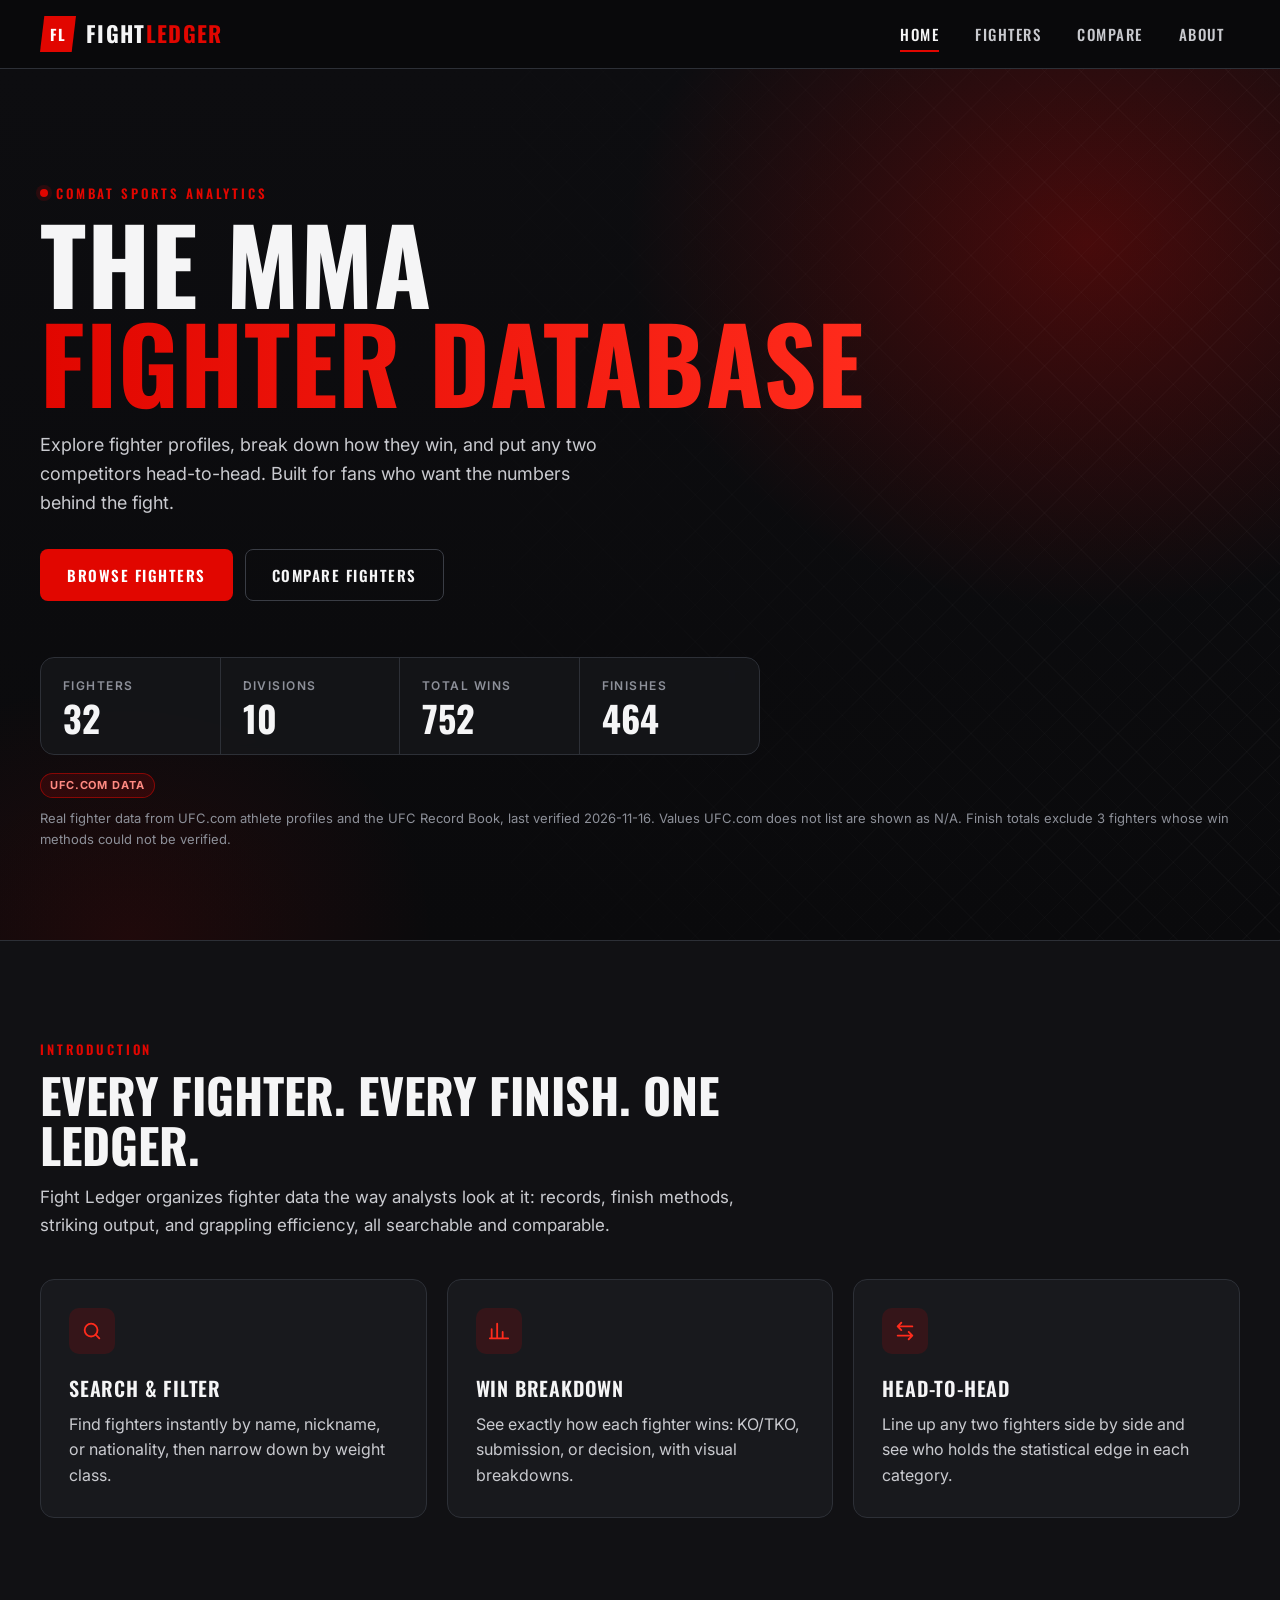
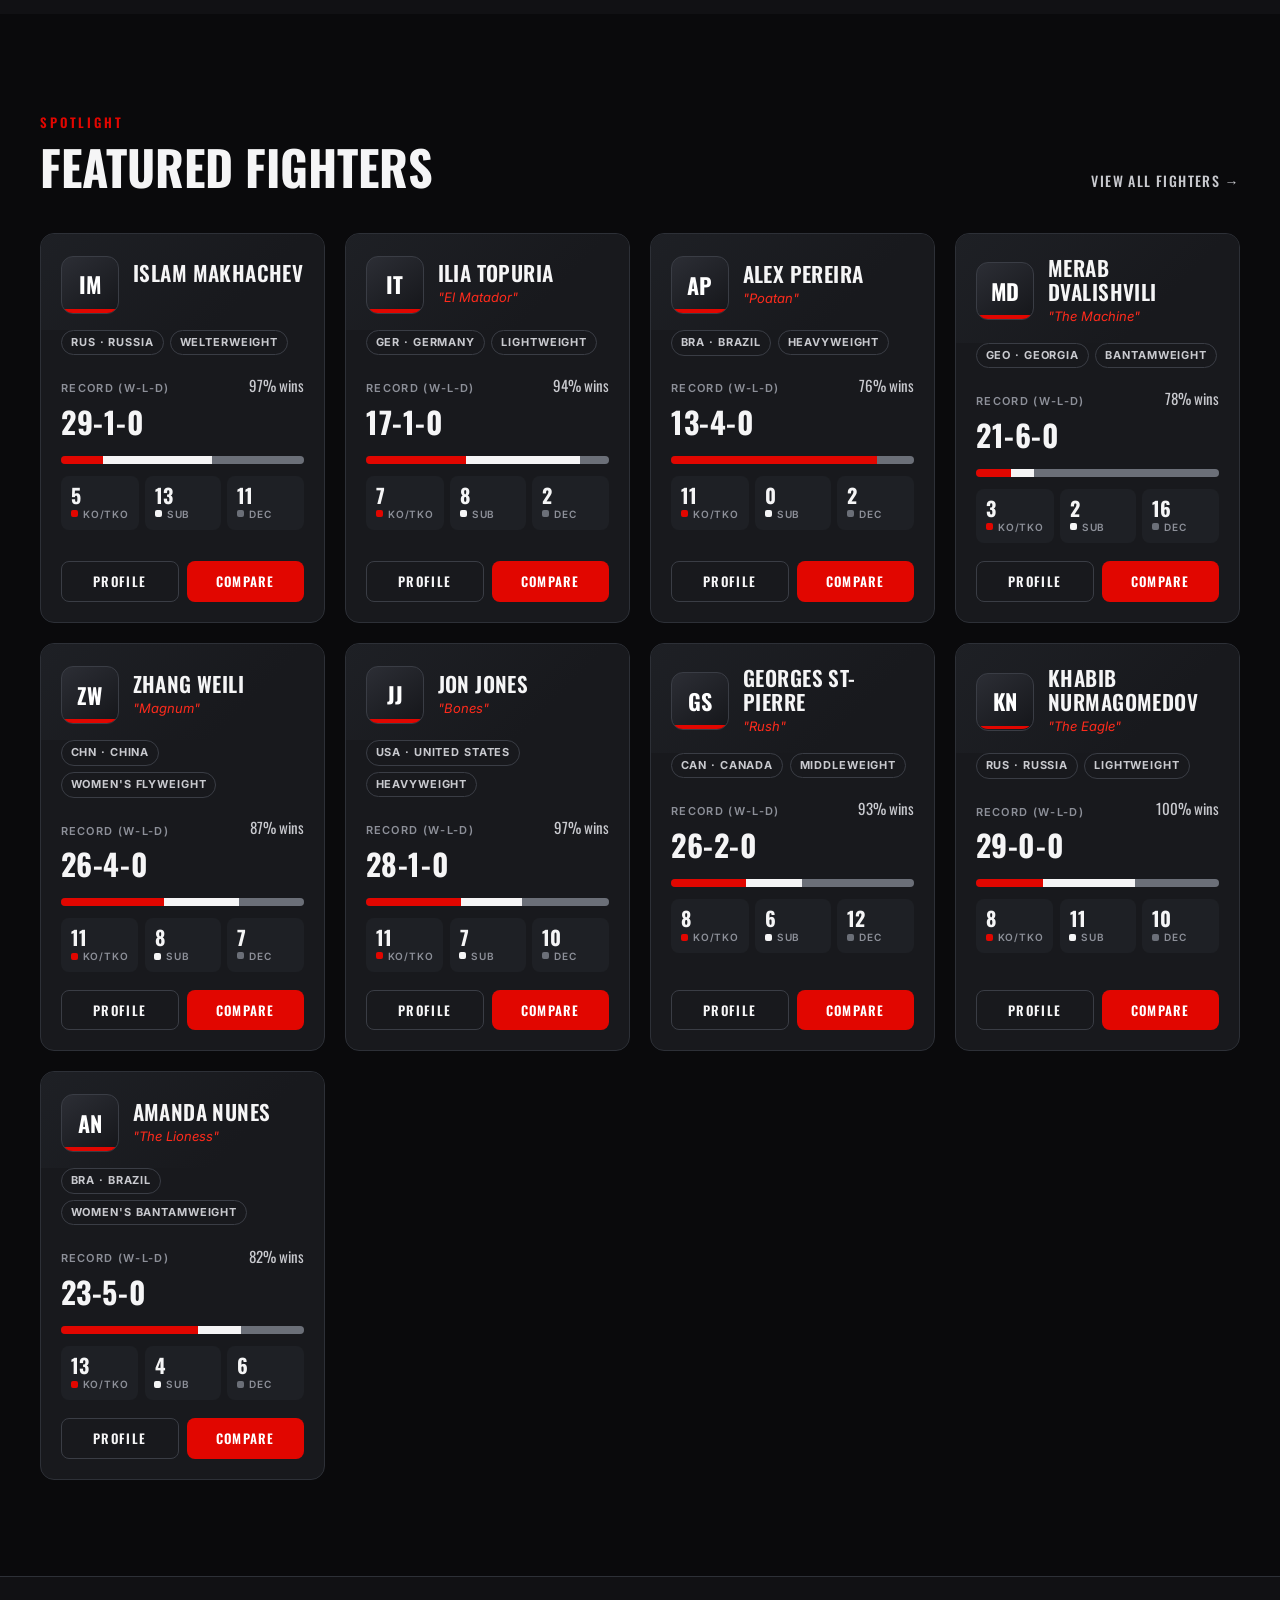
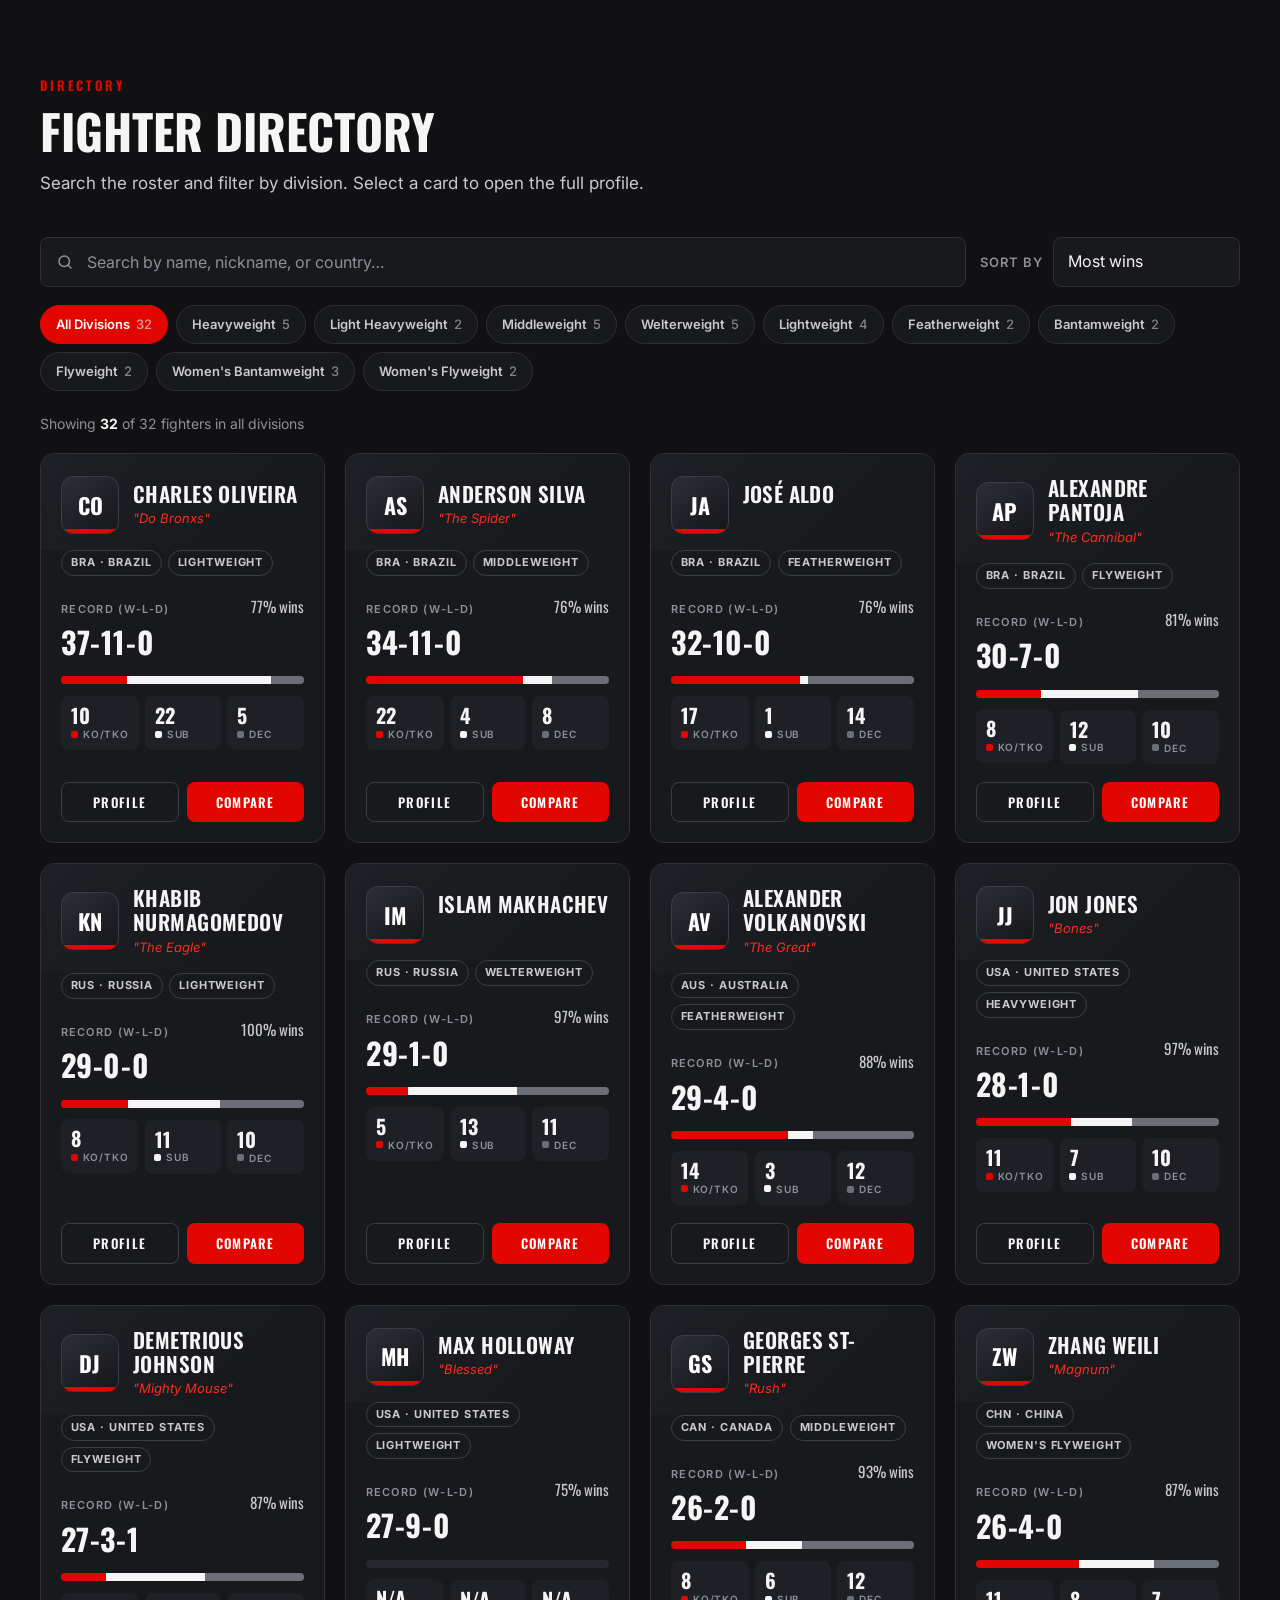
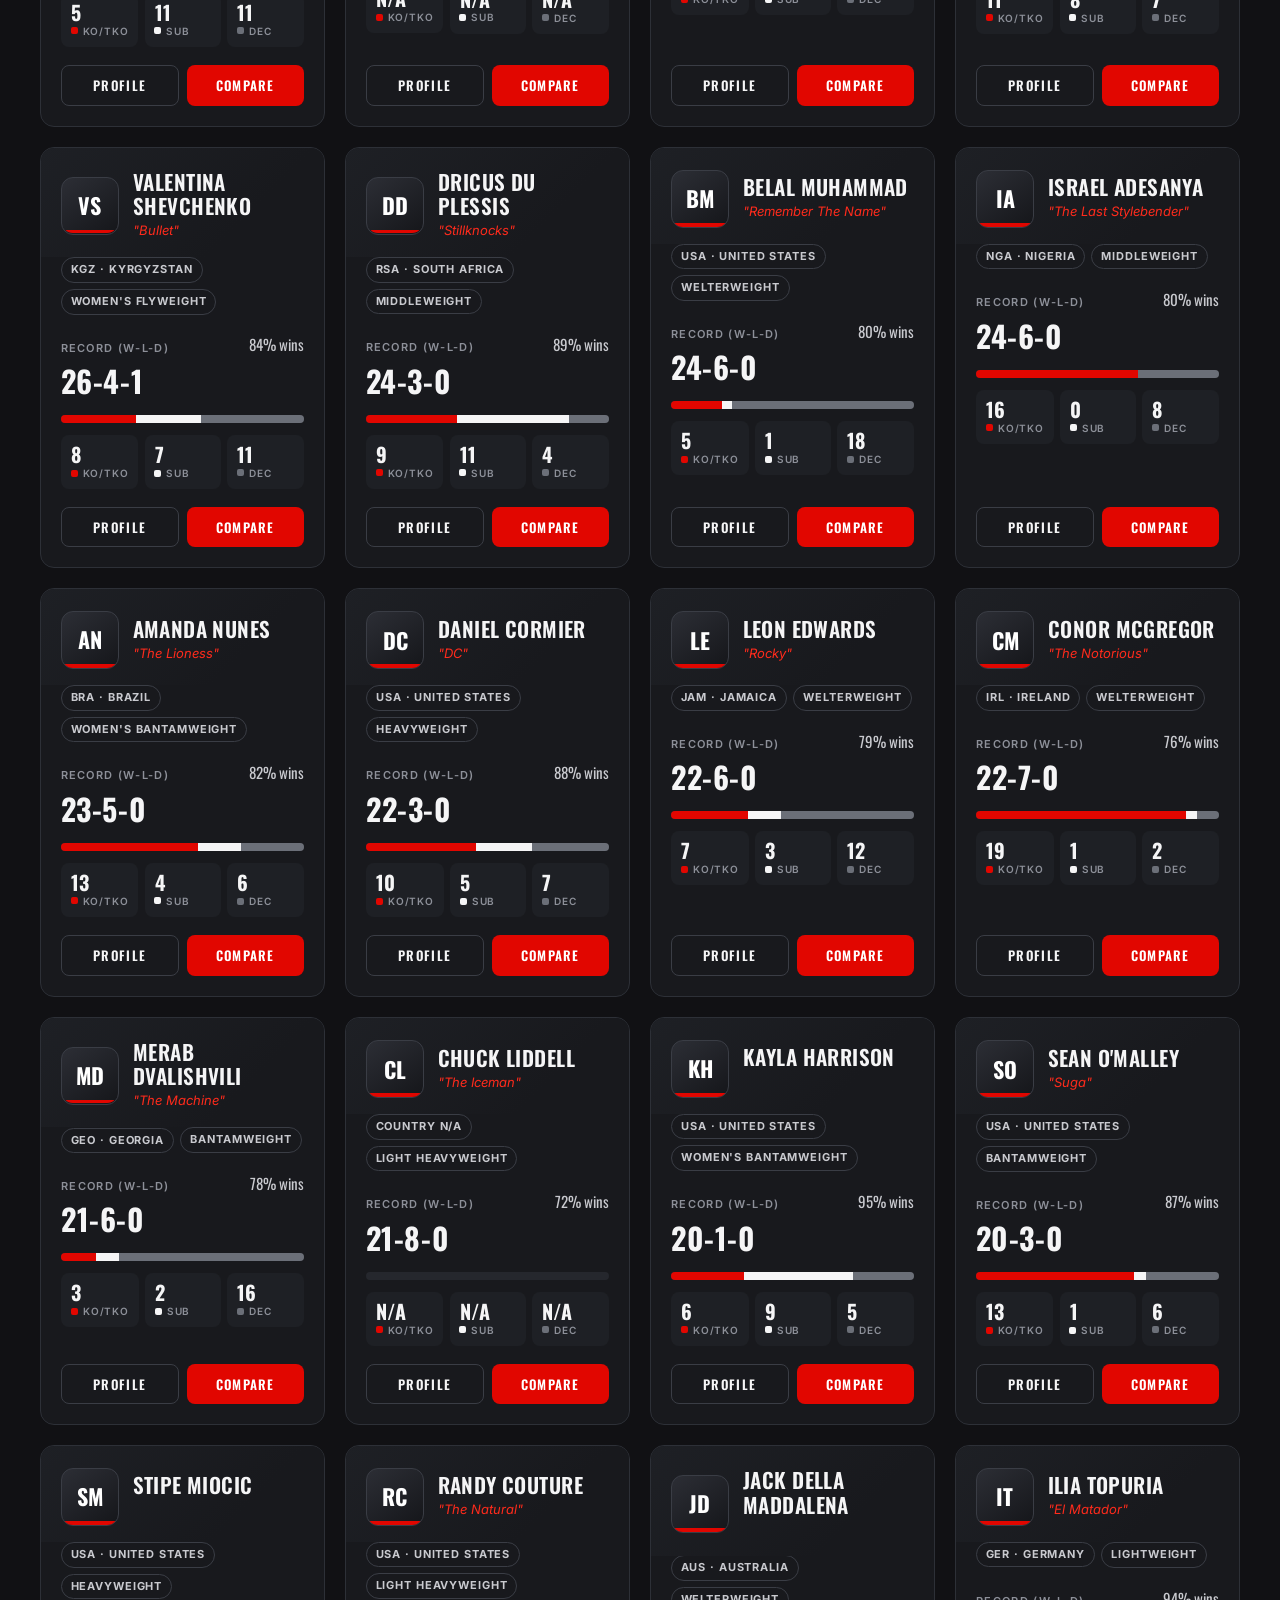
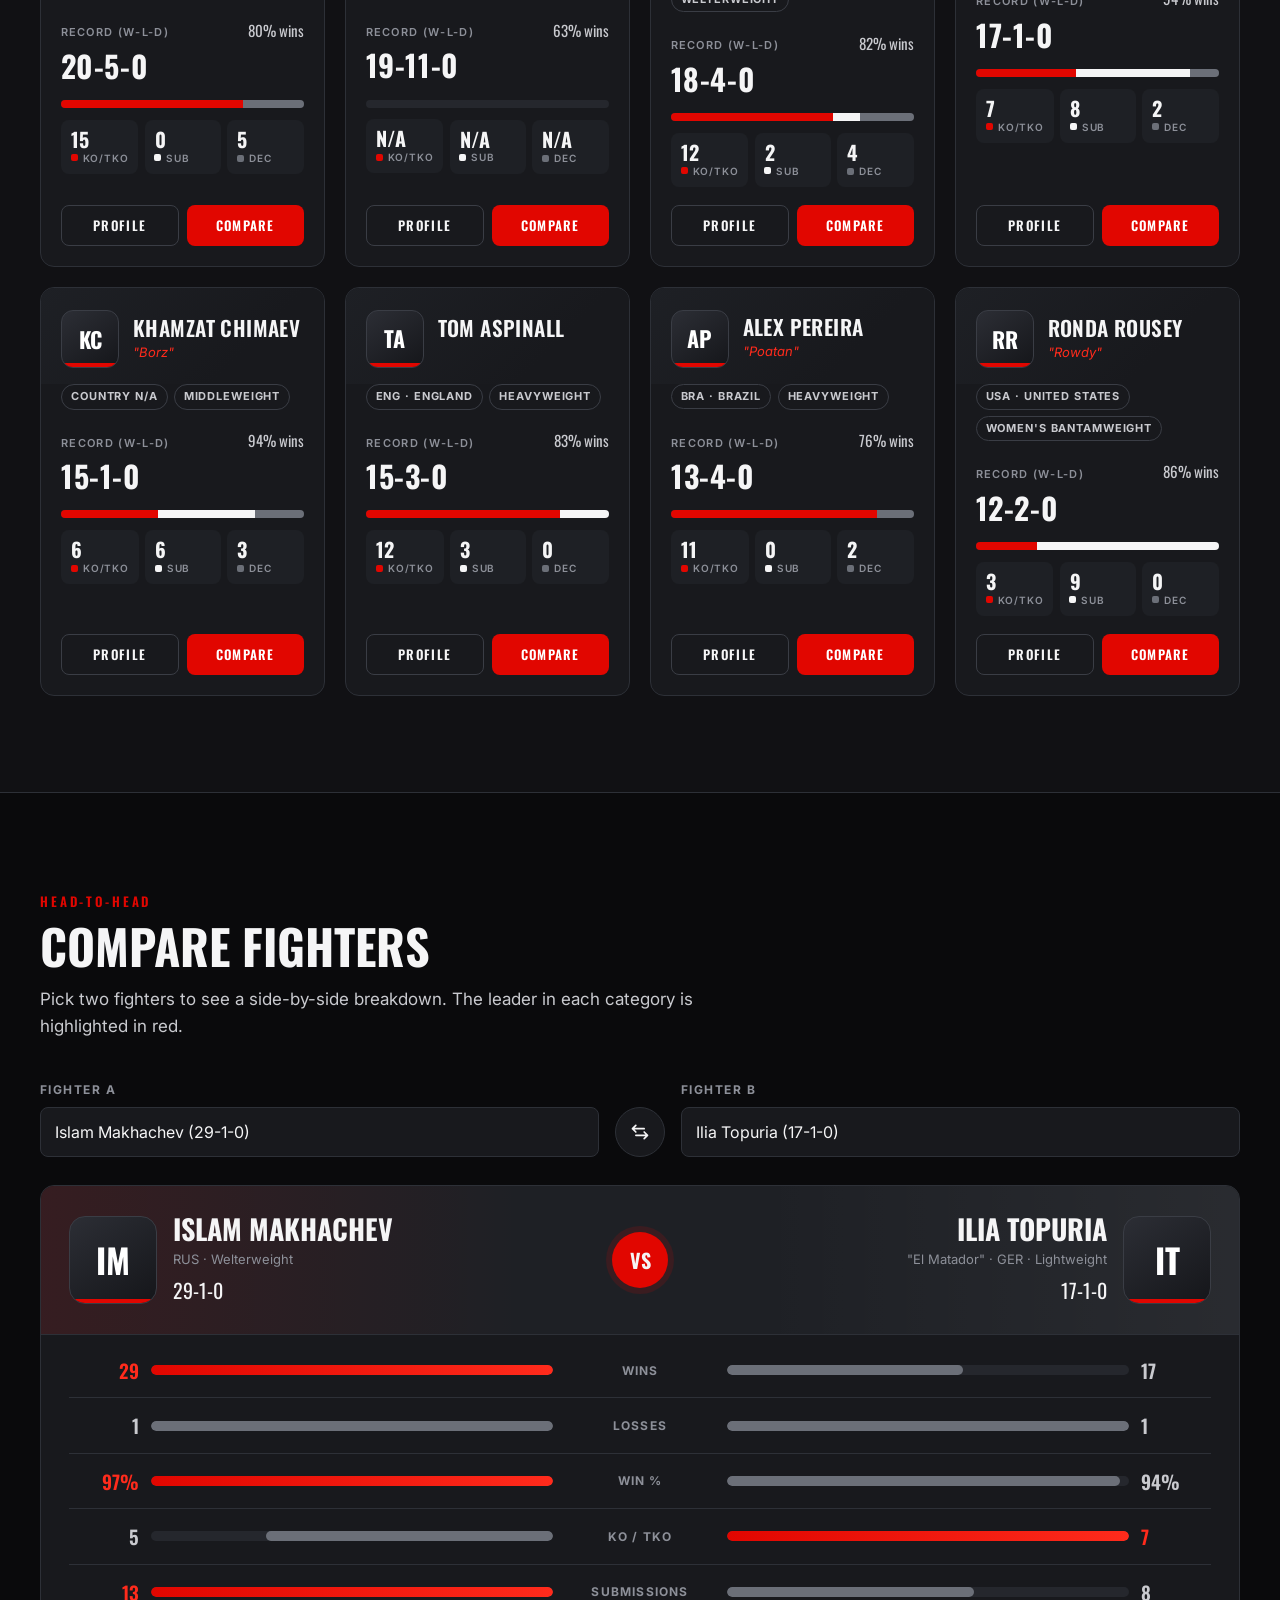
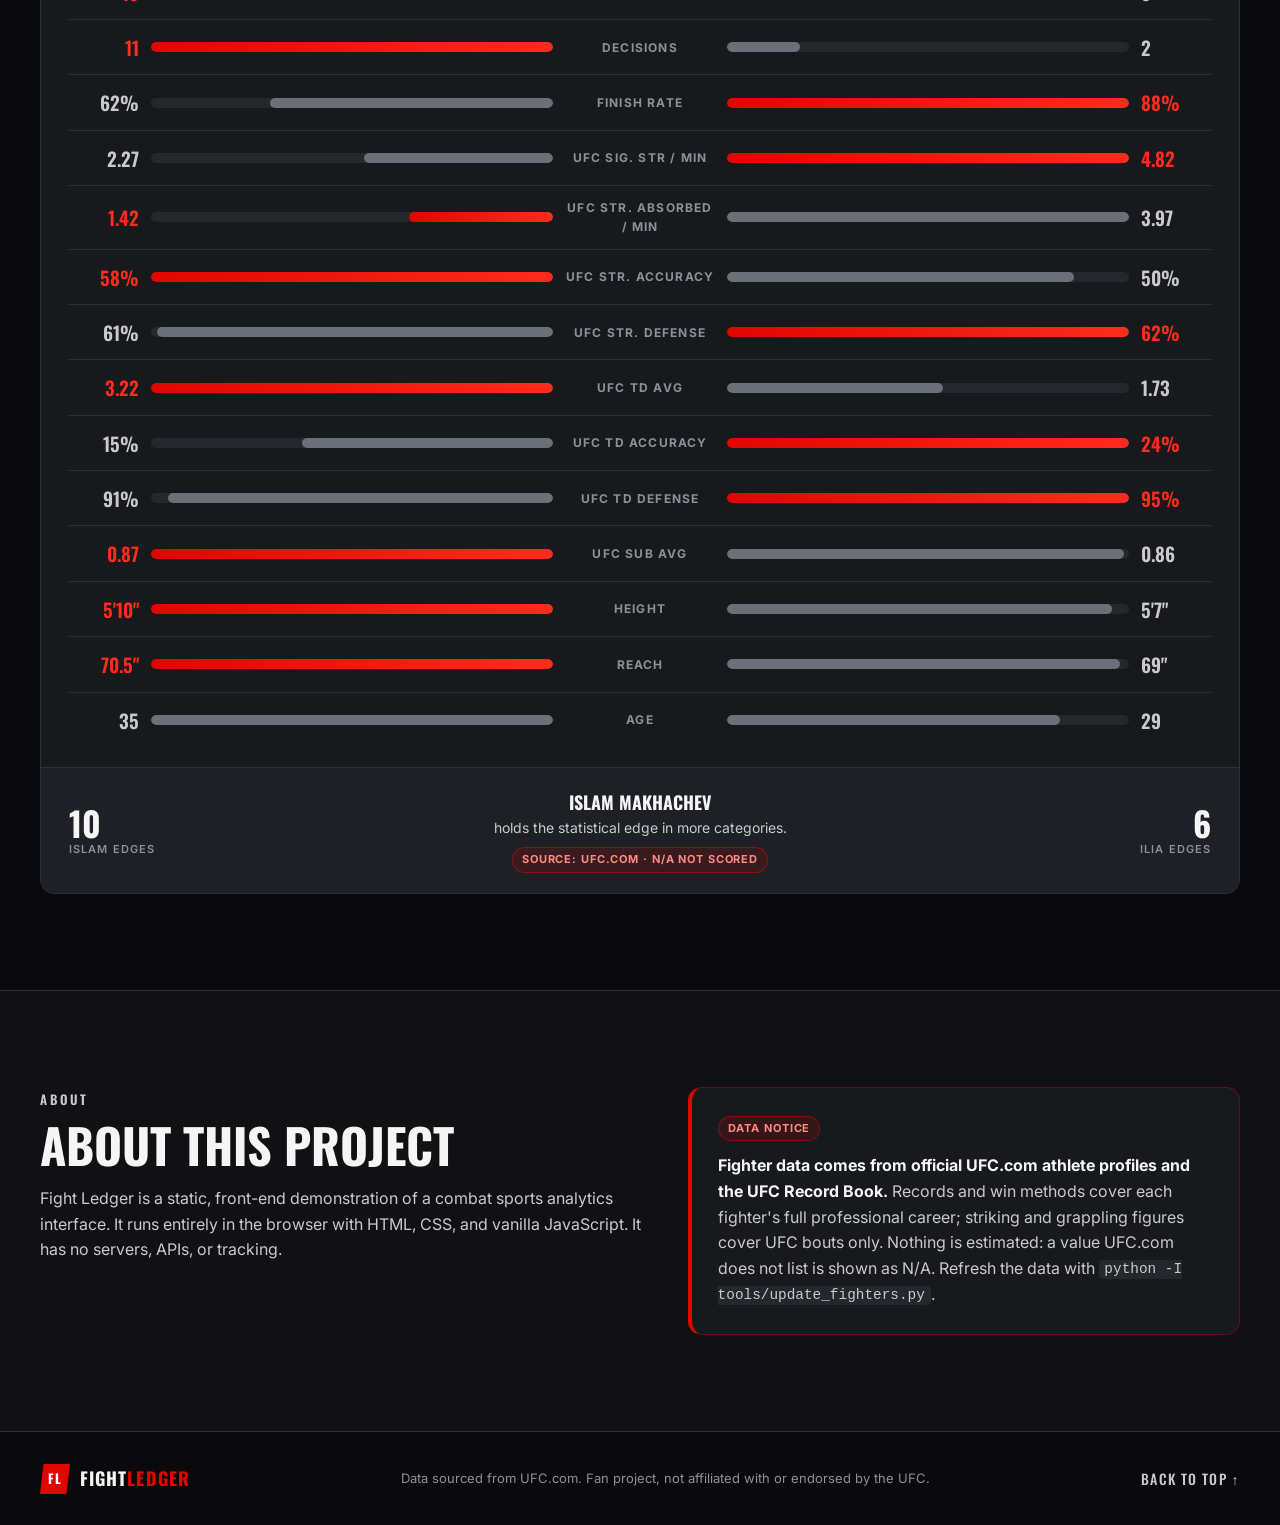
<file: index.html>
<!DOCTYPE html>
<html lang="en">
<head>
  <meta charset="UTF-8" />
  <meta name="viewport" content="width=device-width, initial-scale=1.0" />
  <meta name="description" content="Fight Ledger — an interactive MMA fighter database with searchable profiles, division filters, and side-by-side fighter comparisons. Data from UFC.com athlete profiles and the UFC Record Book." />
  <title>Fight Ledger | MMA Fighter Database</title>
  <link rel="preconnect" href="https://fonts.googleapis.com" />
  <link rel="preconnect" href="https://fonts.gstatic.com" crossorigin />
  <link href="https://fonts.googleapis.com/css2?family=Oswald:wght@500;600;700&family=Inter:wght@400;500;600;700&display=swap" rel="stylesheet" />
  <link rel="stylesheet" href="style.css" />
</head>
<body>
  <a class="skip-link" href="#main">Skip to content</a>

  <!-- ============ NAVIGATION ============ -->
  <header class="site-header" id="top">
    <nav class="nav container" aria-label="Primary">
      <a href="#home" class="brand" aria-label="Fight Ledger home">
        <span class="brand-mark" aria-hidden="true">FL</span>
        <span class="brand-text">Fight<span>Ledger</span></span>
      </a>

      <button class="nav-toggle" id="navToggle" aria-expanded="false" aria-controls="navLinks" aria-label="Toggle navigation">
        <span></span><span></span><span></span>
      </button>

      <ul class="nav-links" id="navLinks">
        <li><a href="#home" class="nav-link active">Home</a></li>
        <li><a href="#directory" class="nav-link">Fighters</a></li>
        <li><a href="#compare" class="nav-link">Compare</a></li>
        <li><a href="#about" class="nav-link">About</a></li>
      </ul>
    </nav>
  </header>

  <main id="main">
    <!-- ============ HERO / HOME ============ -->
    <section class="hero" id="home">
      <div class="hero-bg" aria-hidden="true"></div>
      <div class="container hero-inner">
        <p class="eyebrow"><span class="dot"></span> Combat Sports Analytics</p>
        <h1 class="hero-title">The MMA<br /><span>Fighter Database</span></h1>
        <p class="hero-lead">
          Explore fighter profiles, break down how they win, and put any two
          competitors head-to-head. Built for fans who want the numbers behind the fight.
        </p>
        <div class="hero-actions">
          <a href="#directory" class="btn btn-primary">Browse Fighters</a>
          <a href="#compare" class="btn btn-ghost">Compare Fighters</a>
        </div>

        <dl class="hero-stats" id="heroStats">
          <div><dt>Fighters</dt><dd data-count="0">0</dd></div>
          <div><dt>Divisions</dt><dd data-count="0">0</dd></div>
          <div><dt>Total Wins</dt><dd data-count="0">0</dd></div>
          <div><dt>Finishes</dt><dd data-count="0">0</dd></div>
        </dl>
        <p class="sample-note">
          <span class="badge badge-sample">UFC.com Data</span>
          <span id="dataNote">Real fighter data from UFC.com athlete profiles and the UFC Record Book.</span>
        </p>
      </div>
    </section>

    <!-- ============ INTRO ============ -->
    <section class="section intro" aria-labelledby="introTitle">
      <div class="container">
        <div class="section-head">
          <p class="eyebrow">Introduction</p>
          <h2 id="introTitle" class="section-title">Every fighter. Every finish. One ledger.</h2>
          <p class="section-sub">
            Fight Ledger organizes fighter data the way analysts look at it: records, finish methods,
            striking output, and grappling efficiency, all searchable and comparable.
          </p>
        </div>
        <div class="feature-grid">
          <article class="feature">
            <div class="feature-icon" aria-hidden="true">
              <svg viewBox="0 0 24 24"><circle cx="11" cy="11" r="7"/><path d="m20 20-4-4"/></svg>
            </div>
            <h3>Search &amp; Filter</h3>
            <p>Find fighters instantly by name, nickname, or nationality, then narrow down by weight class.</p>
          </article>
          <article class="feature">
            <div class="feature-icon" aria-hidden="true">
              <svg viewBox="0 0 24 24"><path d="M4 20V10M10 20V4M16 20v-7M22 20H2"/></svg>
            </div>
            <h3>Win Breakdown</h3>
            <p>See exactly how each fighter wins: KO/TKO, submission, or decision, with visual breakdowns.</p>
          </article>
          <article class="feature">
            <div class="feature-icon" aria-hidden="true">
              <svg viewBox="0 0 24 24"><path d="M8 3 4 7l4 4M4 7h16M16 21l4-4-4-4M20 17H4"/></svg>
            </div>
            <h3>Head-to-Head</h3>
            <p>Line up any two fighters side by side and see who holds the statistical edge in each category.</p>
          </article>
        </div>
      </div>
    </section>

    <!-- ============ FEATURED ============ -->
    <section class="section featured" aria-labelledby="featuredTitle">
      <div class="container">
        <div class="section-head section-head-row">
          <div>
            <p class="eyebrow">Spotlight</p>
            <h2 id="featuredTitle" class="section-title">Featured Fighters</h2>
          </div>
          <a href="#directory" class="link-arrow">View all fighters <span aria-hidden="true">&rarr;</span></a>
        </div>
        <div class="card-grid" id="featuredGrid"></div>
      </div>
    </section>

    <!-- ============ DIRECTORY ============ -->
    <section class="section directory" id="directory" aria-labelledby="directoryTitle">
      <div class="container">
        <div class="section-head">
          <p class="eyebrow">Directory</p>
          <h2 id="directoryTitle" class="section-title">Fighter Directory</h2>
          <p class="section-sub">Search the roster and filter by division. Select a card to open the full profile.</p>
        </div>

        <div class="toolbar">
          <div class="search">
            <svg viewBox="0 0 24 24" aria-hidden="true"><circle cx="11" cy="11" r="7"/><path d="m20 20-4-4"/></svg>
            <label for="searchInput" class="sr-only">Search fighters</label>
            <input type="search" id="searchInput" placeholder="Search by name, nickname, or country…" autocomplete="off" />
          </div>
          <div class="sort">
            <label for="sortSelect">Sort by</label>
            <select id="sortSelect">
              <option value="wins">Most wins</option>
              <option value="winPct">Win percentage</option>
              <option value="finishes">Most finishes</option>
              <option value="name">Name (A–Z)</option>
            </select>
          </div>
        </div>

        <div class="chips" id="divisionChips" role="group" aria-label="Filter by weight class"></div>

        <p class="results-count" id="resultsCount" aria-live="polite"></p>
        <div class="card-grid" id="directoryGrid"></div>
        <div class="empty-state" id="emptyState" hidden>
          <p class="empty-title">No fighters match your search.</p>
          <p>Try a different name or reset the filters.</p>
          <button class="btn btn-ghost" id="resetFilters" type="button">Reset filters</button>
        </div>
      </div>
    </section>

    <!-- ============ COMPARE ============ -->
    <section class="section compare" id="compare" aria-labelledby="compareTitle">
      <div class="container">
        <div class="section-head">
          <p class="eyebrow">Head-to-Head</p>
          <h2 id="compareTitle" class="section-title">Compare Fighters</h2>
          <p class="section-sub">Pick two fighters to see a side-by-side breakdown. The leader in each category is highlighted in red.</p>
        </div>

        <div class="compare-pickers">
          <div class="picker">
            <label for="compareA">Fighter A</label>
            <select id="compareA"></select>
          </div>
          <button class="swap-btn" id="swapBtn" type="button" aria-label="Swap fighters" title="Swap fighters">
            <svg viewBox="0 0 24 24" aria-hidden="true"><path d="M7 4 3 8l4 4M3 8h14M17 20l4-4-4-4M21 16H7"/></svg>
          </button>
          <div class="picker">
            <label for="compareB">Fighter B</label>
            <select id="compareB"></select>
          </div>
        </div>

        <div class="compare-board" id="compareBoard" aria-live="polite"></div>
      </div>
    </section>

    <!-- ============ ABOUT ============ -->
    <section class="section about" id="about" aria-labelledby="aboutTitle">
      <div class="container about-inner">
        <div>
          <p class="eyebrow">About</p>
          <h2 id="aboutTitle" class="section-title">About This Project</h2>
          <p>
            Fight Ledger is a static, front-end demonstration of a combat sports analytics
            interface. It runs entirely in the browser with HTML, CSS, and vanilla JavaScript.
            It has no servers, APIs, or tracking.
          </p>
        </div>
        <div class="notice">
          <span class="badge badge-sample">Data Notice</span>
          <p>
            <strong>Fighter data comes from official
            <a href="https://www.ufc.com/athletes/all" target="_blank" rel="noopener noreferrer">UFC.com athlete profiles</a>
            and the <a href="https://statleaders.ufc.com/" target="_blank" rel="noopener noreferrer">UFC Record Book</a>.</strong>
            Records and win methods cover each fighter's full professional career; striking and grappling
            figures cover UFC bouts only. Nothing is estimated: a value UFC.com does not list is shown as N/A.
            Refresh the data with <code>python -I tools/update_fighters.py</code>.
          </p>
        </div>
      </div>
    </section>
  </main>

  <!-- ============ FOOTER ============ -->
  <footer class="site-footer">
    <div class="container footer-inner">
      <a href="#home" class="brand brand-small">
        <span class="brand-mark" aria-hidden="true">FL</span>
        <span class="brand-text">Fight<span>Ledger</span></span>
      </a>
      <p>Data sourced from UFC.com. Fan project, not affiliated with or endorsed by the UFC.</p>
      <a href="#top" class="link-arrow">Back to top <span aria-hidden="true">&uarr;</span></a>
    </div>
  </footer>

  <!-- ============ PROFILE MODAL ============ -->
  <div class="modal" id="profileModal" hidden>
    <div class="modal-backdrop" data-close></div>
    <div class="modal-dialog" role="dialog" aria-modal="true" aria-labelledby="modalName">
      <button class="modal-close" type="button" aria-label="Close profile" data-close>&times;</button>
      <div id="modalBody"></div>
    </div>
  </div>

  <!-- ============ TOAST ============ -->
  <div class="toast" id="toast" role="status" aria-live="polite"></div>

  <script src="fighters-data.js"></script>
  <script src="script.js"></script>
</body>
</html>
</file>
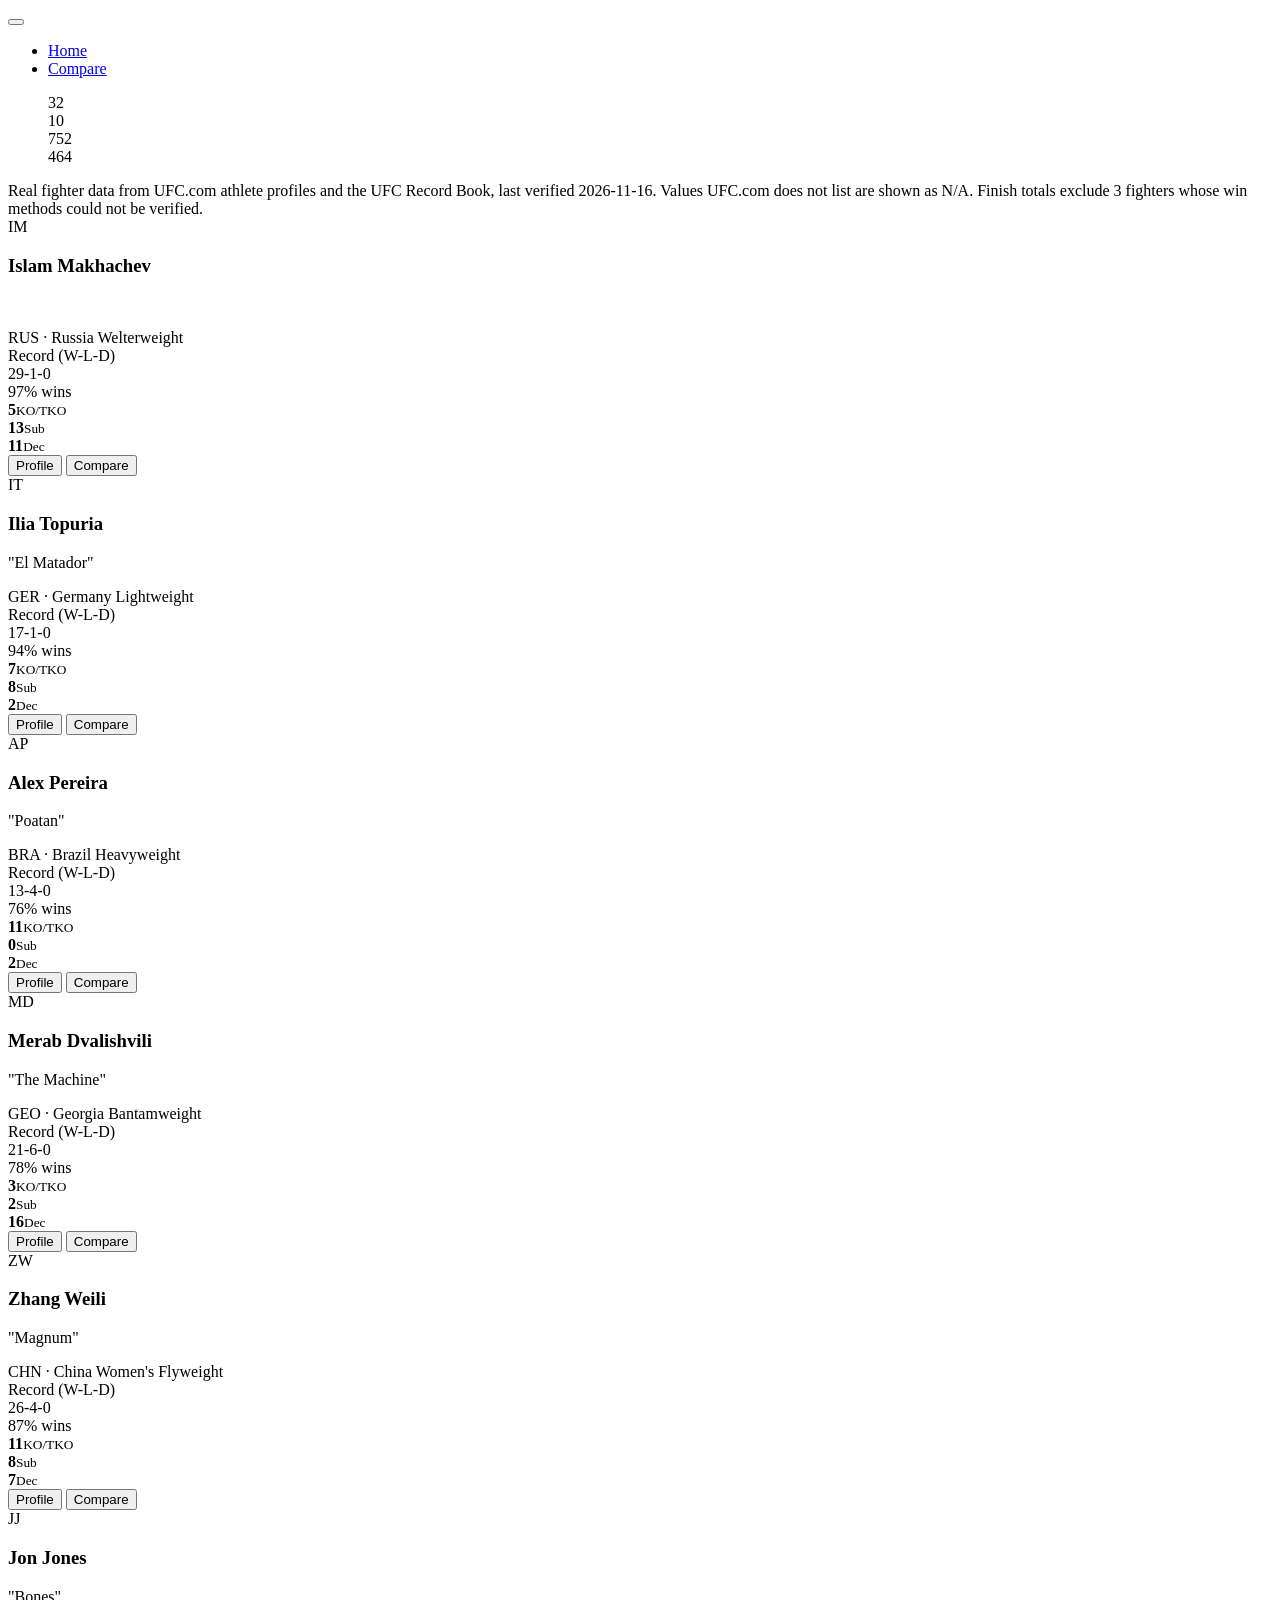
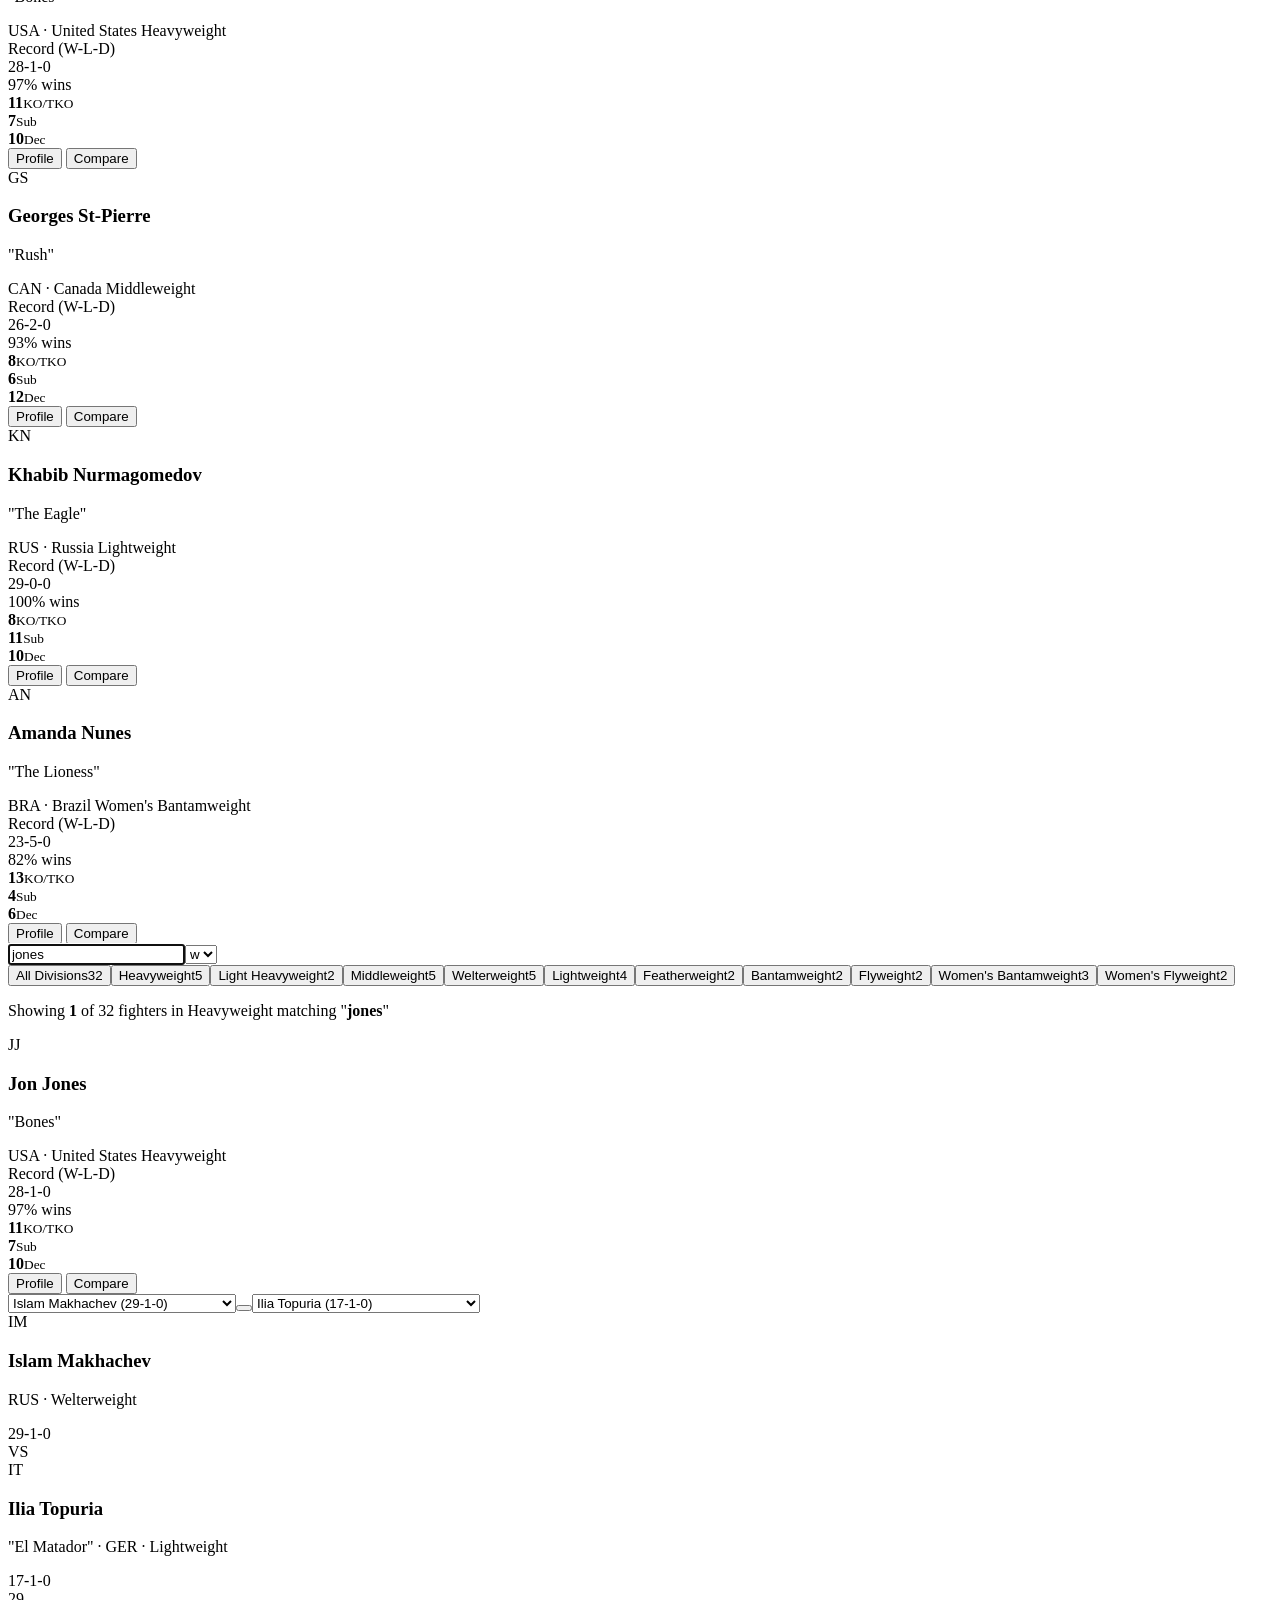
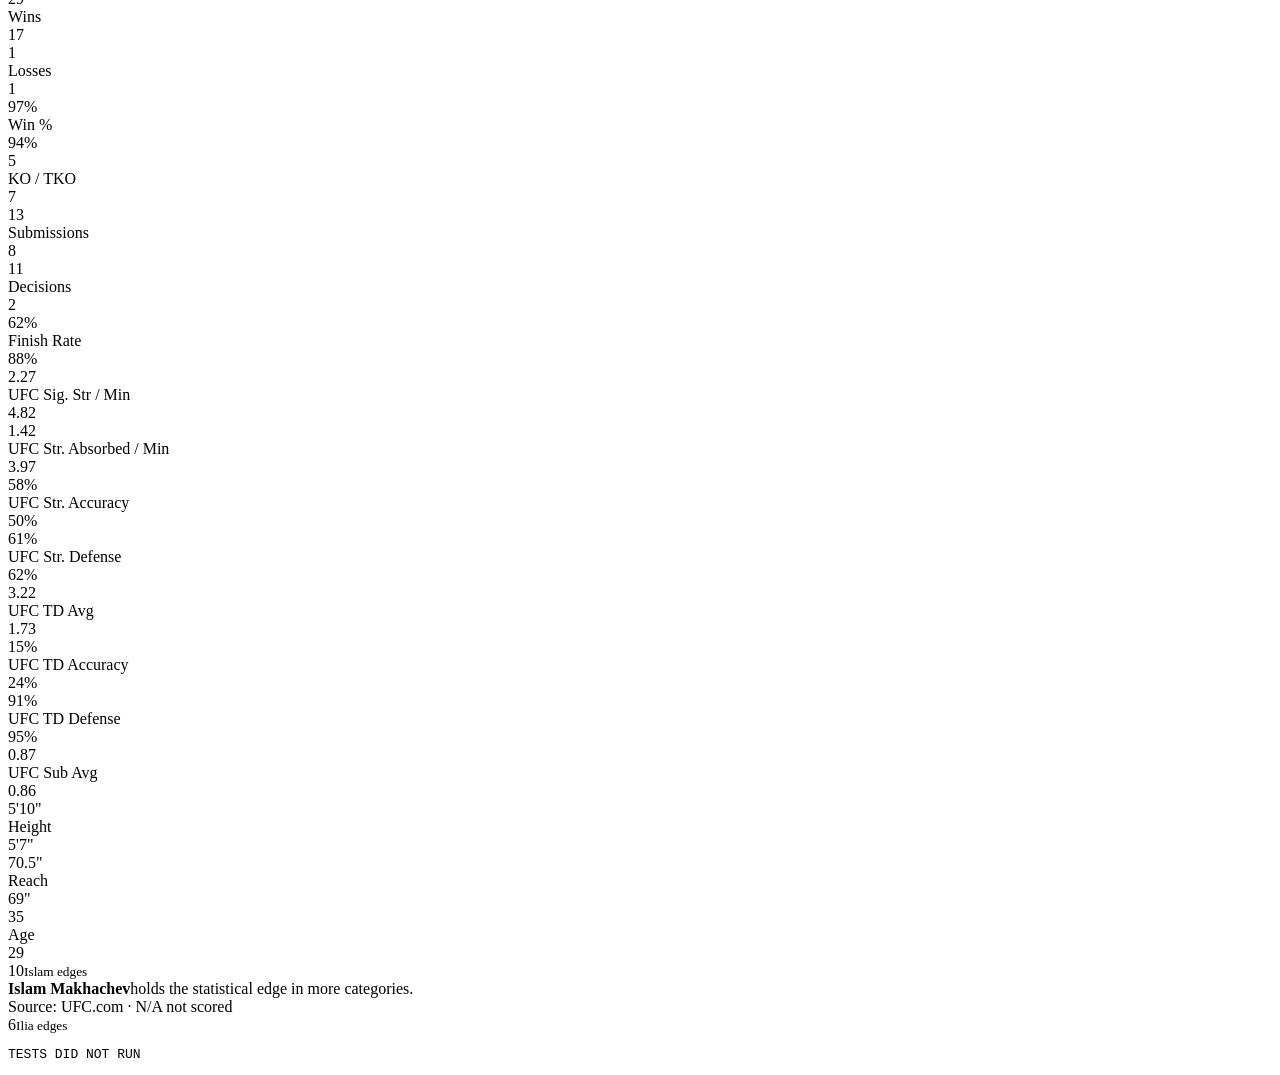
<file: tests/site_test.html>
<!DOCTYPE html>
<!--
  Browser test for the real script.js + fighters-data.js.
  Open in a browser, or run headless (prints results into the dumped DOM):
    msedge --headless --disable-gpu --virtual-time-budget=10000 --dump-dom tests/site_test.html
-->
<html lang="en">
<head><meta charset="UTF-8" /><title>Fight Ledger Site Tests</title></head>
<body>
  <!-- Minimal copy of the element ids script.js uses from index.html -->
  <nav class="nav"><button id="navToggle" aria-expanded="false"></button>
    <ul id="navLinks"><li><a href="#home" class="nav-link">Home</a></li><li><a href="#compare" class="nav-link">Compare</a></li></ul></nav>
  <section id="home"><dl id="heroStats"><dd></dd><dd></dd><dd></dd><dd></dd></dl><span id="dataNote"></span></section>
  <div id="featuredGrid"></div>
  <input id="searchInput" /><select id="sortSelect">
    <option value="wins">w</option><option value="winPct">p</option><option value="finishes">f</option><option value="name">n</option></select>
  <div id="divisionChips"></div><p id="resultsCount"></p><div id="directoryGrid"></div>
  <div id="emptyState" hidden><button id="resetFilters"></button></div>
  <section id="compare"><select id="compareA"></select><button id="swapBtn"></button><select id="compareB"></select><div id="compareBoard"></div></section>
  <div id="profileModal" hidden><button class="modal-close" data-close></button><div id="modalBody"></div></div>
  <div id="toast"></div>
  <pre id="results">TESTS DID NOT RUN</pre>

  <script>
    window.__errors = [];
    window.addEventListener("error", (e) => window.__errors.push(String(e.message)));
    // Headless runs have no IntersectionObserver issues, but stub scrollIntoView for safety
    Element.prototype.scrollIntoView = function () {};
  </script>
  <script src="../fighters-data.js"></script>
  <script src="../script.js"></script>
  <script>
    const out = [];
    let failures = 0;
    const check = (name, cond, detail = "") => {
      if (!cond) failures++;
      out.push(`${cond ? "PASS" : "FAIL"}  ${name}${!cond && detail ? "  -> " + detail : ""}`);
    };
    const wait = (ms) => new Promise((r) => setTimeout(r, ms));
    const cards = () => [...document.querySelectorAll("#directoryGrid .fighter-card")];
    const cardNames = () => cards().map((c) => c.querySelector(".card-name").textContent);
    const badText = (html) => (html.match(/\b(undefined|NaN|null)\b|\[object/g) || []);
    const typeSearch = async (q) => {
      const el = document.getElementById("searchInput");
      el.value = q;
      el.dispatchEvent(new Event("input"));
      await wait(300);
    };

    async function run() {
      const raw = window.FIGHTER_DATA;
      check("fighters-data.js loaded", !!raw && Array.isArray(raw.fighters));
      check("all fighters mapped", FIGHTERS.length === raw.fighters.length && FIGHTERS.length > 0, `${FIGHTERS.length}`);
      check("unique ids", new Set(FIGHTERS.map((f) => f.id)).size === FIGHTERS.length);
      check("every fighter has name + record",
        FIGHTERS.every((f) => f.name && Number.isInteger(f.wins) && Number.isInteger(f.losses) && Number.isInteger(f.draws)));

      // Data integrity: values in the UI come straight from the generated file
      const jj = byId.get("jon-jones");
      check("Jon Jones record from UFC.com", jj && recordStr(jj) === "28-1-0", jj && recordStr(jj));
      check("unverified win methods are null, not invented",
        FIGHTERS.filter((f) => !f.methodsVerified).every((f) => f.koWins === null && f.subWins === null && f.decWins === null));
      check("verified win methods add up",
        FIGHTERS.filter((f) => f.methodsVerified).every((f) => f.koWins + f.subWins + f.decWins === f.wins));

      // Initial render
      check("directory shows every fighter", cards().length === FIGHTERS.length, `${cards().length}`);
      check("featured fighters rendered",
        document.querySelectorAll("#featuredGrid .fighter-card").length === FIGHTERS.filter((f) => f.featured).length);
      check("data note filled", /UFC\.com/.test(document.getElementById("dataNote").textContent));

      // Search
      await typeSearch("bones");
      check("search by nickname", cardNames().join() === "Jon Jones", cardNames().join());
      await typeSearch("PEREIRA");
      check("search is case-insensitive", cardNames().includes("Alex Pereira"), cardNames().join());
      await typeSearch("brazil");
      check("search by country", cards().length > 0 &&
        getFilteredFighters().every((f) => [f.nationality, f.birthplace, f.style].some((v) => v && /brazil/i.test(v))));
      await typeSearch("zzqqxx");
      check("no-match shows empty state", cards().length === 0 && !document.getElementById("emptyState").hidden);
      document.getElementById("resetFilters").click();
      await wait(50);
      check("reset restores all fighters", cards().length === FIGHTERS.length && document.getElementById("emptyState").hidden);

      // Division filter
      const chip = [...document.querySelectorAll("#divisionChips .chip")].find((c) => c.dataset.division === "Heavyweight");
      check("Heavyweight chip exists", !!chip);
      if (chip) {
        chip.click();
        const expected = FIGHTERS.filter((f) => f.division === "Heavyweight").length;
        check("division filter", cards().length === expected &&
          getFilteredFighters().every((f) => f.division === "Heavyweight"), `${cards().length}/${expected}`);
        check("chip count matches", chip.querySelector(".count").textContent === String(expected));
        await typeSearch("jones");
        check("search + division combine", cardNames().join() === "Jon Jones", cardNames().join());
        document.getElementById("resetFilters").click();
      }
      const chipTotal = [...document.querySelectorAll("#divisionChips .chip")]
        .filter((c) => c.dataset.division !== "All").reduce((s, c) => s + Number(c.querySelector(".count").textContent), 0);
      check("division chips cover every fighter", chipTotal === FIGHTERS.length, `${chipTotal}`);

      // Sorting
      const sortSel = document.getElementById("sortSelect");
      const sortBy = (v) => { sortSel.value = v; sortSel.dispatchEvent(new Event("change")); return getFilteredFighters(); };
      let list = sortBy("wins");
      check("sort by wins", list.every((f, i) => i === 0 || list[i - 1].wins >= f.wins));
      list = sortBy("name");
      check("sort by name", list.every((f, i) => i === 0 || list[i - 1].name.localeCompare(f.name) <= 0));
      list = sortBy("finishes");
      const firstUnverified = list.findIndex((f) => !f.methodsVerified);
      check("sort by finishes puts N/A last",
        firstUnverified === -1 || list.slice(firstUnverified).every((f) => !f.methodsVerified));
      sortBy("wins");

      // Profiles: open every fighter, check for leaked undefined/NaN/null text
      const profileProblems = [];
      for (const f of FIGHTERS) {
        openProfile(f.id);
        const html = document.getElementById("modalBody").innerHTML;
        const bad = badText(html);
        if (bad.length) profileProblems.push(`${f.id}: ${bad.join(",")}`);
        if (!html.includes(f.sourceUrl)) profileProblems.push(`${f.id}: no source link`);
        closeProfile();
      }
      check("all profiles render without undefined/NaN/null", profileProblems.length === 0, profileProblems.join("; "));
      openProfile("chuck-liddell");
      const lid = document.getElementById("modalBody").innerHTML;
      check("missing values shown as N/A (Liddell height/methods)", (lid.match(/N\/A/g) || []).length >= 4);
      closeProfile();

      // Comparison
      check("default comparison renders", document.querySelectorAll("#compareBoard .c-row").length === COMPARE_METRICS.length);
      const A = document.getElementById("compareA"), B = document.getElementById("compareB");
      check("pickers list every fighter", A.querySelectorAll("option[value]:not([value=''])").length === FIGHTERS.length);
      A.value = "jon-jones"; A.dispatchEvent(new Event("change"));
      B.value = "jack-della-maddalena"; B.dispatchEvent(new Event("change"));
      const board = document.getElementById("compareBoard");
      check("comparison picks up selected fighters", board.textContent.includes("Jon Jones") && board.textContent.includes("Jack Della Maddalena"));
      const naRows = [...board.querySelectorAll(".c-row")].filter((r) => /N\/A/.test(r.textContent));
      check("N/A rows are never scored", naRows.length > 0 && naRows.every((r) => !r.querySelector(".lead")), `${naRows.length} N/A rows`);
      const { edgeA, edgeB } = scoreCompare(byId.get("jon-jones"), byId.get("jack-della-maddalena"));
      const tallies = [...board.querySelectorAll(".tally")].map((t) => parseInt(t.textContent, 10));
      check("tallies match lead highlights",
        tallies[0] === edgeA && tallies[1] === edgeB &&
        board.querySelectorAll(".c-val.left.lead").length === edgeA && board.querySelectorAll(".c-val.right.lead").length === edgeB);
      check("lower-is-better metrics (Losses)", (() => {
        const r = scoreCompare(byId.get("jon-jones"), byId.get("conor-mcgregor")).rows.find((x) => x.m.label === "Losses");
        return r.va < r.vb ? r.leadA && !r.leadB : r.va > r.vb ? r.leadB && !r.leadA : !r.leadA && !r.leadB;
      })());
      document.getElementById("swapBtn").click();
      check("swap fighters", A.value === "jack-della-maddalena" && B.value === "jon-jones");
      B.value = "jack-della-maddalena"; B.dispatchEvent(new Event("change"));
      check("same fighter twice is rejected", /different/.test(board.textContent));

      // Compare button on a card
      state.compareA = null; state.compareB = null;
      document.querySelector('#directoryGrid [data-action="compare"][data-id="alex-pereira"]').click();
      document.querySelector('#directoryGrid [data-action="compare"][data-id="jon-jones"]').click();
      check("card Compare buttons fill both slots", A.value === "alex-pereira" && B.value === "jon-jones");

      // Every pair of fighters compares without broken output
      const pairProblems = [];
      for (const a of FIGHTERS) for (const b of FIGHTERS) {
        if (a === b) continue;
        state.compareA = a.id; state.compareB = b.id; renderCompare();
        const bad = badText(board.innerHTML);
        if (bad.length) pairProblems.push(`${a.id} vs ${b.id}`);
      }
      check(`all ${FIGHTERS.length * (FIGHTERS.length - 1)} comparisons render cleanly`, pairProblems.length === 0, pairProblems.slice(0, 5).join("; "));

      // Whole page
      const rendered = ["heroStats", "dataNote", "featuredGrid", "divisionChips", "resultsCount", "directoryGrid", "compareA", "compareBoard"]
        .map((id) => document.getElementById(id).innerHTML).join("");
      check("no undefined/NaN/null in rendered page", badText(rendered).length === 0, badText(rendered).join(","));
      check("no JavaScript errors", window.__errors.length === 0, window.__errors.join("; "));

      out.push("", failures ? `FAILED: ${failures} check(s)` : `ALL ${out.length} CHECKS PASSED`);
      document.getElementById("results").textContent = out.join("\n");
    }
    document.addEventListener("DOMContentLoaded", () => setTimeout(() => run().catch((e) => {
      document.getElementById("results").textContent = "TEST CRASH: " + e + "\n" + e.stack + "\n\n" + out.join("\n");
    }), 0));
  </script>
</body>
</html>
</file>
<file: style.css>
/* =========================================================
   Fight Ledger — MMA Fighter Database
   Dark theme: black / charcoal / white / red accents
   ========================================================= */

:root {
  --bg: #0a0a0c;
  --bg-2: #111114;
  --charcoal: #18191d;
  --panel: #1e2025;
  --panel-2: #25272d;
  --line: #2d3037;
  --line-strong: #3a3d45;
  --text: #f5f5f6;
  --text-2: #c9cacf;
  --muted: #8d9099;
  --red: #e10600;
  --red-hot: #ff2b1c;
  --red-soft: rgba(225, 6, 0, 0.14);

  /* win-method colors */
  --ko: #e10600;
  --sub: #f5f5f6;
  --dec: #6b6f78;

  --radius: 14px;
  --radius-sm: 8px;
  --shadow: 0 10px 30px rgba(0, 0, 0, 0.45);
  --shadow-red: 0 10px 30px rgba(225, 6, 0, 0.25);

  --font-display: "Oswald", "Impact", "Arial Narrow", sans-serif;
  --font-body: "Inter", system-ui, -apple-system, "Segoe UI", Roboto, sans-serif;

  --nav-h: 68px;
  --ease: cubic-bezier(0.2, 0.7, 0.2, 1);
}

/* ---------- Base ---------- */
*,
*::before,
*::after {
  box-sizing: border-box;
}

html {
  scroll-behavior: smooth;
  scroll-padding-top: calc(var(--nav-h) + 12px);
}

body {
  margin: 0;
  background: var(--bg);
  color: var(--text);
  font-family: var(--font-body);
  font-size: 16px;
  line-height: 1.6;
  -webkit-font-smoothing: antialiased;
  overflow-x: hidden;
}

body.modal-open {
  overflow: hidden;
}

img,
svg {
  display: block;
  max-width: 100%;
}

a {
  color: inherit;
  text-decoration: none;
}

button,
input,
select {
  font: inherit;
  color: inherit;
}

button {
  cursor: pointer;
}

code {
  font-family: ui-monospace, "Cascadia Code", Consolas, monospace;
  font-size: 0.9em;
  background: var(--panel-2);
  padding: 0.1em 0.4em;
  border-radius: 4px;
}

:focus-visible {
  outline: 2px solid var(--red-hot);
  outline-offset: 3px;
}

.container {
  width: min(1200px, 100% - 32px);
  margin-inline: auto;
}

.sr-only {
  position: absolute;
  width: 1px;
  height: 1px;
  padding: 0;
  margin: -1px;
  overflow: hidden;
  clip: rect(0, 0, 0, 0);
  border: 0;
}

.skip-link {
  position: absolute;
  left: 16px;
  top: -60px;
  z-index: 200;
  background: var(--red);
  color: #fff;
  padding: 10px 16px;
  border-radius: var(--radius-sm);
  font-weight: 600;
  transition: top 0.2s;
}

.skip-link:focus {
  top: 12px;
}

/* ---------- Navigation ---------- */
.site-header {
  position: sticky;
  top: 0;
  z-index: 100;
  background: rgba(10, 10, 12, 0.82);
  backdrop-filter: blur(14px);
  -webkit-backdrop-filter: blur(14px);
  border-bottom: 1px solid var(--line);
}

.nav {
  height: var(--nav-h);
  display: flex;
  align-items: center;
  justify-content: space-between;
}

.brand {
  display: inline-flex;
  align-items: center;
  gap: 10px;
}

.brand-mark {
  display: grid;
  place-items: center;
  width: 36px;
  height: 36px;
  background: var(--red);
  color: #fff;
  font-family: var(--font-display);
  font-weight: 700;
  font-size: 15px;
  letter-spacing: 0.04em;
  clip-path: polygon(12% 0, 100% 0, 88% 100%, 0 100%);
}

.brand-text {
  font-family: var(--font-display);
  font-weight: 700;
  font-size: 22px;
  text-transform: uppercase;
  letter-spacing: 0.06em;
}

.brand-text span {
  color: var(--red);
}

.nav-links {
  display: flex;
  gap: 4px;
  list-style: none;
  margin: 0;
  padding: 0;
}

.nav-link {
  position: relative;
  display: block;
  padding: 8px 16px;
  font-family: var(--font-display);
  font-size: 15px;
  font-weight: 500;
  text-transform: uppercase;
  letter-spacing: 0.1em;
  color: var(--text-2);
  transition: color 0.2s;
}

.nav-link::after {
  content: "";
  position: absolute;
  left: 16px;
  right: 16px;
  bottom: 2px;
  height: 2px;
  background: var(--red);
  transform: scaleX(0);
  transform-origin: left;
  transition: transform 0.25s var(--ease);
}

.nav-link:hover,
.nav-link.active {
  color: var(--text);
}

.nav-link:hover::after,
.nav-link.active::after {
  transform: scaleX(1);
}

.nav-toggle {
  display: none;
  width: 44px;
  height: 44px;
  background: transparent;
  border: 1px solid var(--line);
  border-radius: var(--radius-sm);
  padding: 0 11px;
  flex-direction: column;
  justify-content: center;
  gap: 5px;
}

.nav-toggle span {
  display: block;
  height: 2px;
  background: var(--text);
  border-radius: 2px;
  transition: transform 0.25s var(--ease), opacity 0.2s;
}

.nav-toggle[aria-expanded="true"] span:nth-child(1) {
  transform: translateY(7px) rotate(45deg);
}
.nav-toggle[aria-expanded="true"] span:nth-child(2) {
  opacity: 0;
}
.nav-toggle[aria-expanded="true"] span:nth-child(3) {
  transform: translateY(-7px) rotate(-45deg);
}

/* ---------- Buttons & small UI ---------- */
.btn {
  display: inline-flex;
  align-items: center;
  justify-content: center;
  gap: 8px;
  padding: 13px 26px;
  border-radius: var(--radius-sm);
  font-family: var(--font-display);
  font-size: 15px;
  font-weight: 600;
  letter-spacing: 0.1em;
  text-transform: uppercase;
  border: 1px solid transparent;
  transition: transform 0.2s var(--ease), background 0.2s, border-color 0.2s, box-shadow 0.2s;
}

.btn:hover {
  transform: translateY(-2px);
}

.btn-primary {
  background: var(--red);
  color: #fff;
}

.btn-primary:hover {
  background: var(--red-hot);
  box-shadow: var(--shadow-red);
}

.btn-ghost {
  background: transparent;
  border-color: var(--line-strong);
  color: var(--text);
}

.btn-ghost:hover {
  border-color: var(--text);
  background: rgba(255, 255, 255, 0.04);
}

.btn-sm {
  padding: 9px 14px;
  font-size: 13px;
}

.eyebrow {
  display: inline-flex;
  align-items: center;
  gap: 8px;
  margin: 0 0 10px;
  font-family: var(--font-display);
  font-size: 13px;
  font-weight: 600;
  letter-spacing: 0.22em;
  text-transform: uppercase;
  color: var(--red);
}

.eyebrow .dot {
  width: 8px;
  height: 8px;
  border-radius: 50%;
  background: var(--red);
  box-shadow: 0 0 0 4px var(--red-soft);
  animation: pulse 2s infinite;
}

@keyframes pulse {
  50% {
    box-shadow: 0 0 0 8px rgba(225, 6, 0, 0);
  }
}

.badge {
  display: inline-block;
  padding: 3px 9px;
  border-radius: 999px;
  font-size: 11px;
  font-weight: 700;
  letter-spacing: 0.08em;
  text-transform: uppercase;
  border: 1px solid var(--line-strong);
  color: var(--text-2);
  white-space: nowrap;
}

.badge-sample {
  border-color: rgba(225, 6, 0, 0.5);
  background: var(--red-soft);
  color: #ff8a82;
}

.link-arrow {
  font-family: var(--font-display);
  font-size: 14px;
  font-weight: 500;
  text-transform: uppercase;
  letter-spacing: 0.1em;
  color: var(--text-2);
  transition: color 0.2s;
}

.link-arrow span {
  display: inline-block;
  transition: transform 0.2s var(--ease);
}

.link-arrow:hover {
  color: var(--red-hot);
}

.link-arrow:hover span {
  transform: translateX(4px);
}

/* ---------- Hero ---------- */
.hero {
  position: relative;
  overflow: hidden;
  padding: 110px 0 90px;
  border-bottom: 1px solid var(--line);
}

.hero-bg {
  position: absolute;
  inset: 0;
  background:
    radial-gradient(ellipse 60% 70% at 85% 20%, rgba(225, 6, 0, 0.28), transparent 60%),
    radial-gradient(ellipse 40% 50% at 10% 100%, rgba(225, 6, 0, 0.1), transparent 60%),
    linear-gradient(180deg, #0d0d10 0%, var(--bg) 100%);
}

/* subtle octagon-cage line pattern */
.hero-bg::after {
  content: "";
  position: absolute;
  inset: 0;
  background-image:
    repeating-linear-gradient(45deg, rgba(255, 255, 255, 0.025) 0 1px, transparent 1px 26px),
    repeating-linear-gradient(-45deg, rgba(255, 255, 255, 0.025) 0 1px, transparent 1px 26px);
  mask-image: linear-gradient(90deg, transparent 20%, #000 100%);
  -webkit-mask-image: linear-gradient(90deg, transparent 20%, #000 100%);
}

.hero-inner {
  position: relative;
}

.hero-title {
  margin: 0 0 20px;
  font-family: var(--font-display);
  font-size: clamp(48px, 9vw, 104px);
  font-weight: 700;
  line-height: 0.95;
  text-transform: uppercase;
  letter-spacing: 0.01em;
}

.hero-title span {
  color: var(--red);
  background: linear-gradient(90deg, var(--red) 0%, var(--red-hot) 100%);
  -webkit-background-clip: text;
  background-clip: text;
  -webkit-text-fill-color: transparent;
}

.hero-lead {
  max-width: 580px;
  margin: 0 0 32px;
  font-size: 18px;
  color: var(--text-2);
}

.hero-actions {
  display: flex;
  flex-wrap: wrap;
  gap: 12px;
}

.hero-stats {
  display: grid;
  grid-template-columns: repeat(4, minmax(0, 1fr));
  max-width: 720px;
  margin: 56px 0 0;
  border: 1px solid var(--line);
  border-radius: var(--radius);
  background: rgba(24, 25, 29, 0.7);
  backdrop-filter: blur(6px);
}

.hero-stats div {
  padding: 18px 22px;
  border-right: 1px solid var(--line);
}

.hero-stats div:last-child {
  border-right: 0;
}

.hero-stats dt {
  font-size: 12px;
  font-weight: 600;
  letter-spacing: 0.12em;
  text-transform: uppercase;
  color: var(--muted);
}

.hero-stats dd {
  margin: 4px 0 0;
  font-family: var(--font-display);
  font-size: 36px;
  font-weight: 700;
  line-height: 1;
}

.sample-note {
  display: flex;
  flex-wrap: wrap;
  align-items: center;
  gap: 10px;
  margin: 18px 0 0;
  font-size: 13px;
  color: var(--muted);
}

/* ---------- Sections ---------- */
.section {
  padding: 96px 0;
}

.section-head {
  max-width: 720px;
  margin-bottom: 40px;
}

.section-head-row {
  max-width: none;
  display: flex;
  align-items: flex-end;
  justify-content: space-between;
  gap: 16px;
  flex-wrap: wrap;
}

.section-title {
  margin: 0;
  font-family: var(--font-display);
  font-size: clamp(32px, 5vw, 48px);
  font-weight: 700;
  line-height: 1.05;
  text-transform: uppercase;
}

.section-sub {
  margin: 14px 0 0;
  font-size: 17px;
  color: var(--text-2);
}

.intro {
  background: var(--bg-2);
}

.featured,
.compare {
  background: var(--bg);
}

.directory {
  background: var(--bg-2);
  border-block: 1px solid var(--line);
}

/* ---------- Features ---------- */
.feature-grid {
  display: grid;
  grid-template-columns: repeat(3, minmax(0, 1fr));
  gap: 20px;
}

.feature {
  padding: 28px;
  border: 1px solid var(--line);
  border-radius: var(--radius);
  background: var(--charcoal);
  transition: border-color 0.25s, transform 0.25s var(--ease);
}

.feature:hover {
  border-color: rgba(225, 6, 0, 0.6);
  transform: translateY(-4px);
}

.feature-icon {
  display: grid;
  place-items: center;
  width: 46px;
  height: 46px;
  margin-bottom: 18px;
  border-radius: 10px;
  background: var(--red-soft);
}

.feature-icon svg {
  width: 22px;
  height: 22px;
  fill: none;
  stroke: var(--red-hot);
  stroke-width: 2;
  stroke-linecap: round;
  stroke-linejoin: round;
}

.feature h3 {
  margin: 0 0 8px;
  font-family: var(--font-display);
  font-size: 20px;
  font-weight: 600;
  text-transform: uppercase;
  letter-spacing: 0.04em;
}

.feature p {
  margin: 0;
  color: var(--text-2);
}

/* ---------- Fighter cards ---------- */
.card-grid {
  display: grid;
  grid-template-columns: repeat(auto-fill, minmax(260px, 1fr));
  gap: 20px;
}

.fighter-card {
  position: relative;
  display: flex;
  flex-direction: column;
  border: 1px solid var(--line);
  border-radius: var(--radius);
  background: var(--charcoal);
  overflow: hidden;
  transition: transform 0.25s var(--ease), border-color 0.25s, box-shadow 0.25s;
  animation: cardIn 0.4s var(--ease) both;
}

@keyframes cardIn {
  from {
    opacity: 0;
    transform: translateY(10px);
  }
}

.fighter-card::before {
  content: "";
  position: absolute;
  inset: 0 0 auto;
  height: 3px;
  background: var(--red);
  transform: scaleX(0);
  transform-origin: left;
  transition: transform 0.3s var(--ease);
}

.fighter-card:hover {
  transform: translateY(-6px);
  border-color: var(--line-strong);
  box-shadow: var(--shadow);
}

.fighter-card:hover::before {
  transform: scaleX(1);
}

.card-top {
  position: relative;
  display: flex;
  align-items: center;
  gap: 14px;
  padding: 22px 20px 16px;
  background: linear-gradient(135deg, var(--panel) 0%, var(--charcoal) 70%);
  cursor: pointer;
}

.avatar {
  flex: none;
  display: grid;
  place-items: center;
  width: 58px;
  height: 58px;
  border-radius: 12px;
  font-family: var(--font-display);
  font-size: 22px;
  font-weight: 700;
  color: #fff;
  background: linear-gradient(145deg, #2c2e35, #15161a);
  border: 1px solid var(--line-strong);
  position: relative;
  overflow: hidden;
}

.avatar::after {
  content: "";
  position: absolute;
  inset: auto 0 0;
  height: 4px;
  background: var(--red);
}

.avatar-lg {
  width: 88px;
  height: 88px;
  font-size: 34px;
  border-radius: 16px;
}

.card-id {
  min-width: 0;
}

.card-name {
  margin: 0;
  font-family: var(--font-display);
  font-size: 21px;
  font-weight: 600;
  line-height: 1.15;
  text-transform: uppercase;
  letter-spacing: 0.02em;
}

.card-nick {
  margin: 2px 0 0;
  font-size: 13px;
  font-style: italic;
  color: var(--red-hot);
}

.card-meta {
  display: flex;
  flex-wrap: wrap;
  gap: 6px;
  padding: 0 20px 14px;
}

.card-body {
  padding: 4px 20px 18px;
  flex: 1;
}

.record-row {
  display: flex;
  align-items: baseline;
  justify-content: space-between;
  margin-bottom: 10px;
}

.record {
  font-family: var(--font-display);
  font-size: 30px;
  font-weight: 700;
  letter-spacing: 0.02em;
}

.record-label {
  font-size: 11px;
  font-weight: 600;
  letter-spacing: 0.12em;
  text-transform: uppercase;
  color: var(--muted);
}

.win-pct {
  font-family: var(--font-display);
  font-size: 15px;
  color: var(--text-2);
}

/* stacked method bar */
.method-bar {
  display: flex;
  height: 8px;
  border-radius: 99px;
  overflow: hidden;
  background: var(--panel-2);
}

.method-bar span {
  height: 100%;
  transition: width 0.6s var(--ease);
}

.m-ko {
  background: var(--ko);
}
.m-sub {
  background: var(--sub);
}
.m-dec {
  background: var(--dec);
}

.method-legend {
  display: grid;
  grid-template-columns: repeat(3, 1fr);
  gap: 6px;
  margin-top: 12px;
}

.method-legend div {
  display: flex;
  flex-direction: column;
  padding: 8px 10px;
  border-radius: var(--radius-sm);
  background: var(--panel);
}

.method-legend b {
  font-family: var(--font-display);
  font-size: 20px;
  line-height: 1.1;
}

.method-legend small {
  display: flex;
  align-items: center;
  gap: 5px;
  font-size: 10px;
  font-weight: 600;
  letter-spacing: 0.08em;
  text-transform: uppercase;
  color: var(--muted);
}

.method-legend i {
  width: 7px;
  height: 7px;
  border-radius: 2px;
}

.card-actions {
  display: grid;
  grid-template-columns: 1fr 1fr;
  gap: 8px;
  padding: 0 20px 20px;
}

/* ---------- Directory toolbar ---------- */
.toolbar {
  display: flex;
  gap: 14px;
  flex-wrap: wrap;
  margin-bottom: 18px;
}

.search {
  position: relative;
  flex: 1 1 320px;
}

.search svg {
  position: absolute;
  left: 16px;
  top: 50%;
  width: 18px;
  height: 18px;
  transform: translateY(-50%);
  fill: none;
  stroke: var(--muted);
  stroke-width: 2;
  stroke-linecap: round;
  pointer-events: none;
}

.search input,
.sort select,
.picker select {
  width: 100%;
  height: 50px;
  border: 1px solid var(--line);
  border-radius: var(--radius-sm);
  background: var(--charcoal);
  transition: border-color 0.2s, box-shadow 0.2s;
}

.search input {
  padding: 0 16px 0 46px;
}

.search input::placeholder {
  color: var(--muted);
}

.search input:focus,
.sort select:focus,
.picker select:focus {
  outline: none;
  border-color: var(--red);
  box-shadow: 0 0 0 3px var(--red-soft);
}

.sort {
  display: flex;
  align-items: center;
  gap: 10px;
  flex: 0 1 260px;
}

.sort label {
  flex: none;
  font-size: 13px;
  font-weight: 600;
  letter-spacing: 0.08em;
  text-transform: uppercase;
  color: var(--muted);
}

select {
  appearance: none;
  -webkit-appearance: none;
  padding: 0 40px 0 14px;
  background-image: url("data:image/svg+xml,%3Csvg xmlns='http://www.w3.org/2000/svg' viewBox='0 0 24 24' fill='none' stroke='%23e10600' stroke-width='2.5' stroke-linecap='round'%3E%3Cpath d='m6 9 6 6 6-6'/%3E%3C/svg%3E");
  background-repeat: no-repeat;
  background-position: right 14px center;
  background-size: 16px;
  cursor: pointer;
}

select option {
  background: var(--charcoal);
  color: var(--text);
}

.chips {
  display: flex;
  flex-wrap: wrap;
  gap: 8px;
  margin-bottom: 22px;
}

.chip {
  padding: 8px 15px;
  border: 1px solid var(--line);
  border-radius: 999px;
  background: var(--charcoal);
  font-size: 13px;
  font-weight: 600;
  color: var(--text-2);
  transition: all 0.2s;
}

.chip:hover {
  border-color: var(--line-strong);
  color: var(--text);
  background: var(--panel);
}

.chip[aria-pressed="true"] {
  border-color: var(--red);
  background: var(--red);
  color: #fff;
}

.chip .count {
  margin-left: 6px;
  opacity: 0.6;
  font-weight: 500;
}

.results-count {
  margin: 0 0 18px;
  font-size: 14px;
  color: var(--muted);
}

.results-count strong {
  color: var(--text);
}

.empty-state {
  padding: 56px 20px;
  border: 1px dashed var(--line-strong);
  border-radius: var(--radius);
  text-align: center;
  color: var(--muted);
}

.empty-title {
  margin: 0 0 4px;
  font-family: var(--font-display);
  font-size: 22px;
  text-transform: uppercase;
  color: var(--text);
}

.empty-state .btn {
  margin-top: 14px;
}

/* ---------- Compare ---------- */
.compare-pickers {
  display: grid;
  grid-template-columns: 1fr auto 1fr;
  align-items: end;
  gap: 16px;
  margin-bottom: 28px;
}

.picker label {
  display: block;
  margin-bottom: 8px;
  font-size: 12px;
  font-weight: 700;
  letter-spacing: 0.12em;
  text-transform: uppercase;
  color: var(--muted);
}

.swap-btn {
  display: grid;
  place-items: center;
  width: 50px;
  height: 50px;
  border: 1px solid var(--line);
  border-radius: 50%;
  background: var(--charcoal);
  transition: transform 0.35s var(--ease), border-color 0.2s, background 0.2s;
}

.swap-btn svg {
  width: 20px;
  height: 20px;
  fill: none;
  stroke: var(--text);
  stroke-width: 2;
  stroke-linecap: round;
  stroke-linejoin: round;
}

.swap-btn:hover {
  border-color: var(--red);
  background: var(--red-soft);
  transform: rotate(180deg);
}

.compare-board {
  border: 1px solid var(--line);
  border-radius: var(--radius);
  background: var(--charcoal);
  overflow: hidden;
}

.vs-header {
  display: grid;
  grid-template-columns: 1fr auto 1fr;
  align-items: center;
  gap: 16px;
  padding: 28px;
  background:
    linear-gradient(90deg, rgba(225, 6, 0, 0.12), transparent 40%, transparent 60%, rgba(255, 255, 255, 0.05)),
    var(--panel);
  border-bottom: 1px solid var(--line);
}

.vs-fighter {
  display: flex;
  align-items: center;
  gap: 16px;
  min-width: 0;
}

.vs-fighter.right {
  flex-direction: row-reverse;
  text-align: right;
}

.vs-fighter h3 {
  margin: 0;
  font-family: var(--font-display);
  font-size: clamp(18px, 2.6vw, 28px);
  font-weight: 700;
  line-height: 1.1;
  text-transform: uppercase;
}

.vs-fighter p {
  margin: 4px 0 0;
  font-size: 13px;
  color: var(--muted);
}

.vs-fighter .vs-record {
  display: block;
  margin-top: 4px;
  font-family: var(--font-display);
  font-size: 20px;
  color: var(--text);
}

.vs-badge {
  display: grid;
  place-items: center;
  width: 56px;
  height: 56px;
  border-radius: 50%;
  background: var(--red);
  font-family: var(--font-display);
  font-size: 20px;
  font-weight: 700;
  box-shadow: 0 0 0 6px var(--red-soft);
}

.compare-rows {
  padding: 8px 28px 20px;
}

.c-row {
  display: grid;
  grid-template-columns: 70px 1fr 150px 1fr 70px;
  align-items: center;
  gap: 12px;
  padding: 12px 0;
  border-bottom: 1px solid var(--line);
}

.c-row:last-child {
  border-bottom: 0;
}

.c-label {
  text-align: center;
  font-size: 12px;
  font-weight: 700;
  letter-spacing: 0.1em;
  text-transform: uppercase;
  color: var(--muted);
}

.c-val {
  font-family: var(--font-display);
  font-size: 19px;
  font-weight: 600;
  color: var(--text-2);
}

.c-val.left {
  text-align: right;
}

.c-val.lead {
  color: var(--red-hot);
}

.c-bar {
  height: 10px;
  border-radius: 99px;
  background: var(--panel-2);
  overflow: hidden;
  display: flex;
}

.c-bar.left {
  justify-content: flex-end;
}

.c-bar span {
  height: 100%;
  border-radius: 99px;
  background: var(--dec);
  transition: width 0.6s var(--ease);
}

.c-bar span.lead {
  background: linear-gradient(90deg, var(--red), var(--red-hot));
}

.compare-summary {
  display: grid;
  grid-template-columns: 1fr auto 1fr;
  align-items: center;
  gap: 16px;
  padding: 20px 28px;
  border-top: 1px solid var(--line);
  background: var(--panel);
}

.compare-summary .tally {
  font-family: var(--font-display);
  font-size: 34px;
  font-weight: 700;
  line-height: 1;
}

.compare-summary .tally.right {
  text-align: right;
}

.compare-summary .tally small {
  display: block;
  margin-top: 4px;
  font-family: var(--font-body);
  font-size: 11px;
  font-weight: 600;
  letter-spacing: 0.1em;
  text-transform: uppercase;
  color: var(--muted);
}

.compare-summary .verdict {
  text-align: center;
  font-size: 14px;
  color: var(--text-2);
  max-width: 320px;
}

.compare-summary .verdict strong {
  display: block;
  font-family: var(--font-display);
  font-size: 18px;
  text-transform: uppercase;
  color: var(--text);
}

.compare-empty {
  padding: 48px 20px;
  text-align: center;
  color: var(--muted);
}

/* ---------- About ---------- */
.about {
  background: var(--bg-2);
  border-top: 1px solid var(--line);
}

.about-inner {
  display: grid;
  grid-template-columns: 1.1fr 1fr;
  gap: 40px;
  align-items: start;
}

.about-inner p {
  color: var(--text-2);
}

.notice {
  padding: 26px;
  border: 1px solid rgba(225, 6, 0, 0.35);
  border-left: 4px solid var(--red);
  border-radius: var(--radius);
  background: var(--charcoal);
}

.notice p {
  margin: 12px 0 0;
}

.notice strong {
  color: var(--text);
}

/* ---------- Footer ---------- */
.site-footer {
  padding: 32px 0;
  border-top: 1px solid var(--line);
  background: var(--bg);
}

.footer-inner {
  display: flex;
  align-items: center;
  justify-content: space-between;
  gap: 20px;
  flex-wrap: wrap;
}

.footer-inner p {
  margin: 0;
  font-size: 13px;
  color: var(--muted);
}

.brand-small .brand-mark {
  width: 30px;
  height: 30px;
  font-size: 13px;
}

.brand-small .brand-text {
  font-size: 18px;
}

/* ---------- Modal ---------- */
.modal {
  position: fixed;
  inset: 0;
  z-index: 300;
  display: grid;
  place-items: center;
  padding: 20px;
}

.modal[hidden] {
  display: none;
}

.modal-backdrop {
  position: absolute;
  inset: 0;
  background: rgba(0, 0, 0, 0.75);
  backdrop-filter: blur(4px);
  animation: fadeIn 0.2s both;
}

.modal-dialog {
  position: relative;
  width: min(760px, 100%);
  max-height: calc(100vh - 40px);
  overflow-y: auto;
  border: 1px solid var(--line-strong);
  border-radius: 18px;
  background: var(--charcoal);
  box-shadow: 0 30px 80px rgba(0, 0, 0, 0.6);
  animation: popIn 0.3s var(--ease) both;
}

@keyframes fadeIn {
  from {
    opacity: 0;
  }
}

@keyframes popIn {
  from {
    opacity: 0;
    transform: translateY(16px) scale(0.98);
  }
}

.modal-close {
  position: absolute;
  top: 14px;
  right: 14px;
  z-index: 2;
  width: 40px;
  height: 40px;
  border: 1px solid var(--line-strong);
  border-radius: 50%;
  background: rgba(10, 10, 12, 0.6);
  font-size: 24px;
  line-height: 1;
  transition: background 0.2s, border-color 0.2s, transform 0.2s;
}

.modal-close:hover {
  background: var(--red);
  border-color: var(--red);
  transform: rotate(90deg);
}

.profile-head {
  display: flex;
  align-items: center;
  gap: 20px;
  padding: 32px 32px 24px;
  background:
    radial-gradient(ellipse 70% 120% at 100% 0%, rgba(225, 6, 0, 0.25), transparent 60%),
    var(--panel);
  border-bottom: 1px solid var(--line);
}

.profile-head h2 {
  margin: 0;
  font-family: var(--font-display);
  font-size: clamp(26px, 4vw, 38px);
  font-weight: 700;
  line-height: 1.05;
  text-transform: uppercase;
}

.profile-head .card-nick {
  font-size: 15px;
}

.profile-head .card-meta {
  padding: 10px 0 0;
}

.profile-body {
  padding: 26px 32px 32px;
}

.profile-section-title {
  margin: 0 0 12px;
  font-family: var(--font-display);
  font-size: 14px;
  font-weight: 600;
  letter-spacing: 0.16em;
  text-transform: uppercase;
  color: var(--muted);
}

.stat-grid {
  display: grid;
  grid-template-columns: repeat(4, minmax(0, 1fr));
  gap: 10px;
  margin-bottom: 26px;
}

.stat {
  padding: 14px;
  border: 1px solid var(--line);
  border-radius: var(--radius-sm);
  background: var(--panel);
}

.stat b {
  display: block;
  font-family: var(--font-display);
  font-size: 26px;
  font-weight: 700;
  line-height: 1.1;
}

.stat small {
  font-size: 11px;
  font-weight: 600;
  letter-spacing: 0.08em;
  text-transform: uppercase;
  color: var(--muted);
}

.stat.accent b {
  color: var(--red-hot);
}

.method-rows {
  display: grid;
  gap: 12px;
  margin-bottom: 26px;
}

.method-row {
  display: grid;
  grid-template-columns: 110px 1fr 70px;
  align-items: center;
  gap: 12px;
  font-size: 14px;
}

.method-row .track {
  height: 10px;
  border-radius: 99px;
  background: var(--panel-2);
  overflow: hidden;
}

.method-row .track span {
  display: block;
  height: 100%;
  border-radius: 99px;
}

.method-row .num {
  text-align: right;
  font-family: var(--font-display);
  font-size: 16px;
}

.profile-actions {
  display: flex;
  flex-wrap: wrap;
  gap: 10px;
  margin-top: 8px;
}

.profile-note {
  margin: 18px 0 0;
  font-size: 12px;
  color: var(--muted);
}

/* ---------- Toast ---------- */
.toast {
  position: fixed;
  left: 50%;
  bottom: 24px;
  z-index: 400;
  padding: 12px 20px;
  border: 1px solid var(--line-strong);
  border-left: 3px solid var(--red);
  border-radius: var(--radius-sm);
  background: var(--panel);
  box-shadow: var(--shadow);
  font-size: 14px;
  opacity: 0;
  pointer-events: none;
  transform: translate(-50%, 20px);
  transition: opacity 0.25s, transform 0.25s var(--ease);
  max-width: calc(100% - 32px);
}

.toast.show {
  opacity: 1;
  transform: translate(-50%, 0);
}

/* ---------- Responsive ---------- */
@media (max-width: 960px) {
  .feature-grid {
    grid-template-columns: 1fr;
  }

  .about-inner {
    grid-template-columns: 1fr;
  }

  .c-row {
    grid-template-columns: 56px 1fr 110px 1fr 56px;
    gap: 8px;
  }
}

@media (max-width: 760px) {
  :root {
    --nav-h: 62px;
  }

  .nav-toggle {
    display: flex;
  }

  .nav-links {
    position: absolute;
    top: var(--nav-h);
    left: 0;
    right: 0;
    flex-direction: column;
    gap: 0;
    padding: 8px 16px 16px;
    background: rgba(10, 10, 12, 0.97);
    border-bottom: 1px solid var(--line);
    transform: translateY(-8px);
    opacity: 0;
    visibility: hidden;
    transition: opacity 0.2s, transform 0.25s var(--ease), visibility 0.2s;
  }

  .nav-links.open {
    transform: none;
    opacity: 1;
    visibility: visible;
  }

  .nav-link {
    padding: 14px 4px;
    border-bottom: 1px solid var(--line);
  }

  .nav-link::after {
    left: 4px;
    right: auto;
    width: 28px;
  }

  .hero {
    padding: 72px 0 64px;
  }

  .hero-lead {
    font-size: 16px;
  }

  .hero-stats {
    grid-template-columns: repeat(2, 1fr);
  }

  .hero-stats div:nth-child(2) {
    border-right: 0;
  }

  .hero-stats div:nth-child(-n + 2) {
    border-bottom: 1px solid var(--line);
  }

  .section {
    padding: 68px 0;
  }

  .sort {
    flex: 1 1 100%;
  }

  .sort select {
    flex: 1;
  }

  .chips {
    flex-wrap: nowrap;
    overflow-x: auto;
    padding-bottom: 6px;
    scrollbar-width: thin;
  }

  .chip {
    flex: none;
  }

  .compare-pickers {
    grid-template-columns: 1fr;
  }

  .swap-btn {
    justify-self: center;
    transform: rotate(90deg);
  }

  .swap-btn:hover {
    transform: rotate(270deg);
  }

  .vs-header {
    grid-template-columns: 1fr;
    padding: 22px 18px;
    text-align: center;
  }

  .vs-fighter,
  .vs-fighter.right {
    flex-direction: column;
    text-align: center;
  }

  .vs-badge {
    justify-self: center;
    width: 46px;
    height: 46px;
    font-size: 17px;
  }

  .compare-rows {
    padding: 4px 16px 12px;
  }

  /* mobile compare row: label on top, values + bars beneath */
  .c-row {
    grid-template-columns: 48px 1fr 1fr 48px;
    grid-template-areas:
      "label label label label"
      "lv lb rb rv";
    row-gap: 8px;
  }

  .c-label {
    grid-area: label;
  }

  .c-val.left {
    grid-area: lv;
    text-align: left;
  }

  .c-bar.left {
    grid-area: lb;
  }

  .c-bar.right {
    grid-area: rb;
  }

  .c-val.right {
    grid-area: rv;
    text-align: right;
  }

  .c-val {
    font-size: 16px;
  }

  .compare-summary {
    grid-template-columns: 1fr 1fr;
    padding: 18px 16px;
  }

  .compare-summary .verdict {
    grid-column: 1 / -1;
    grid-row: 1;
    max-width: none;
  }

  .profile-head {
    flex-direction: column;
    align-items: flex-start;
    padding: 28px 20px 20px;
  }

  .profile-body {
    padding: 22px 20px 26px;
  }

  .stat-grid {
    grid-template-columns: repeat(2, 1fr);
  }

  .method-row {
    grid-template-columns: 90px 1fr 56px;
  }

  .footer-inner {
    flex-direction: column;
    text-align: center;
  }
}

@media (prefers-reduced-motion: reduce) {
  *,
  *::before,
  *::after {
    animation-duration: 0.01ms !important;
    animation-iteration-count: 1 !important;
    transition-duration: 0.01ms !important;
    scroll-behavior: auto !important;
  }
}
</file>
